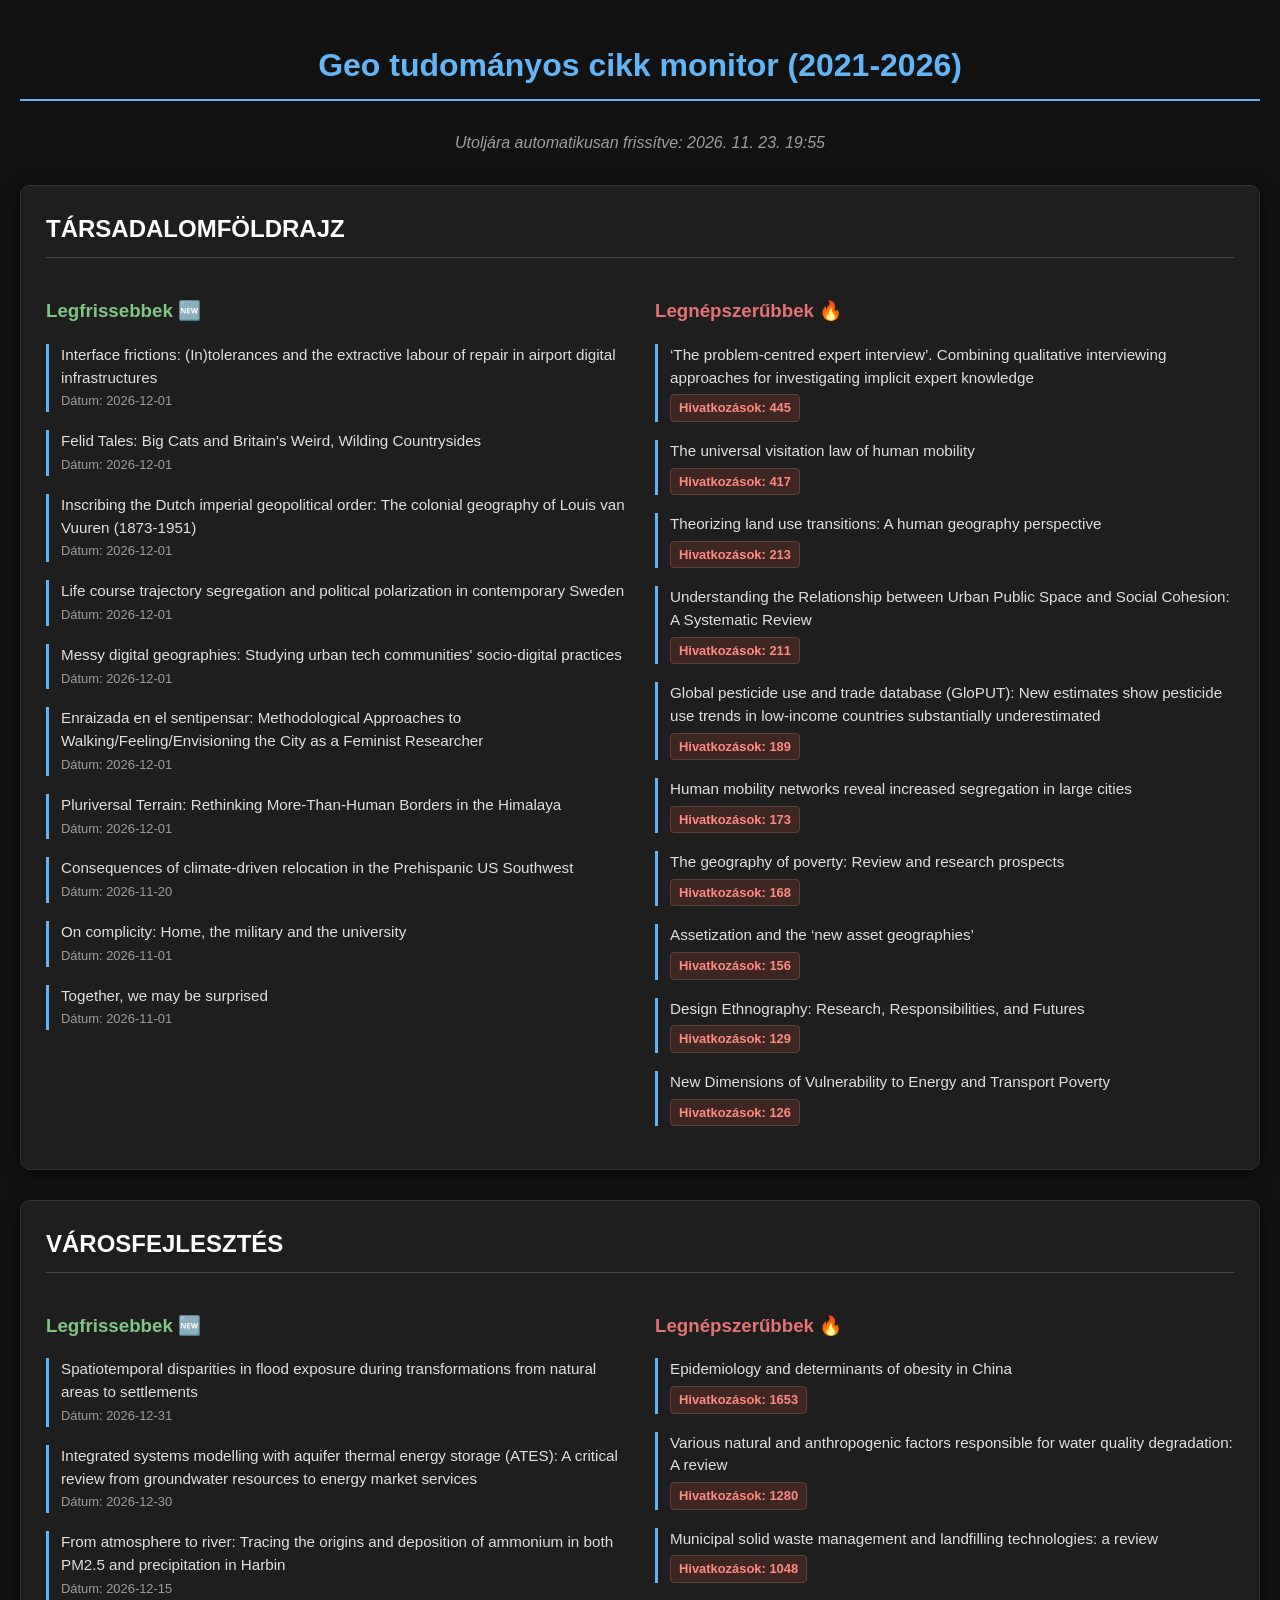
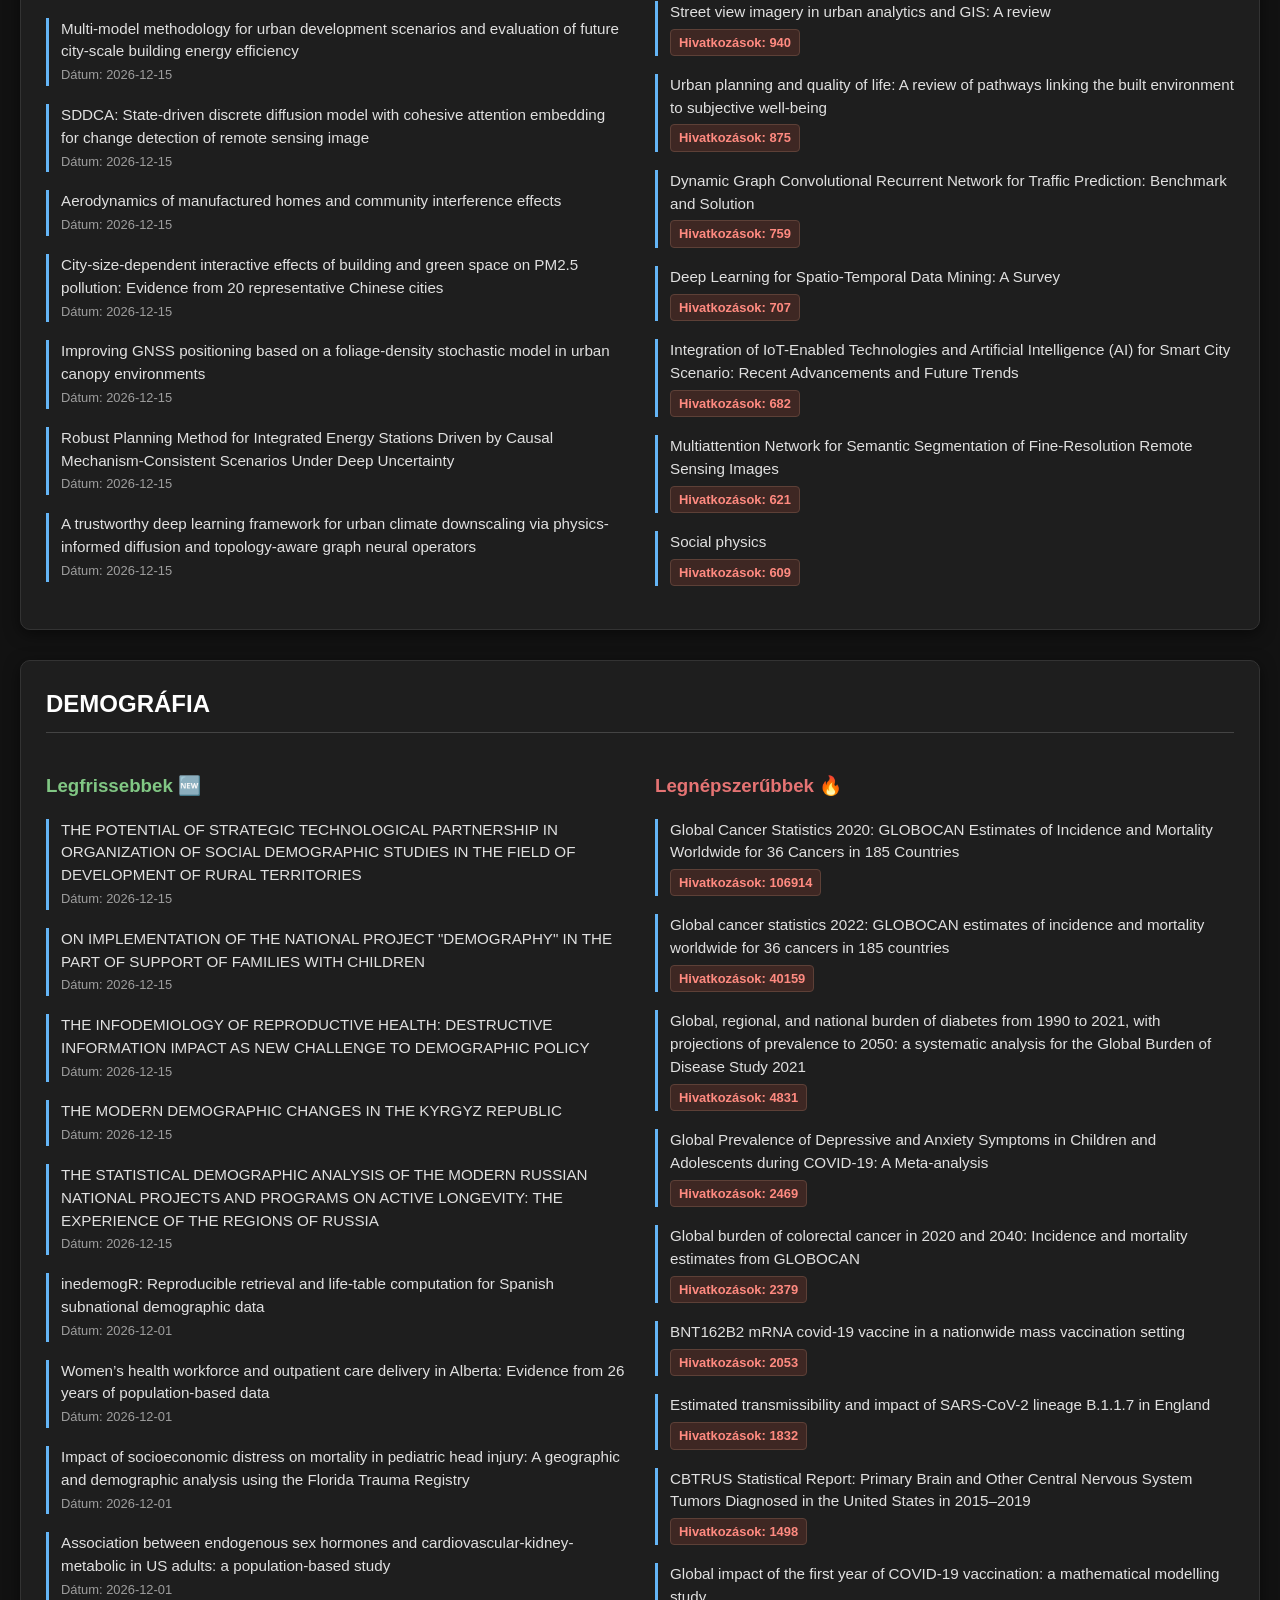
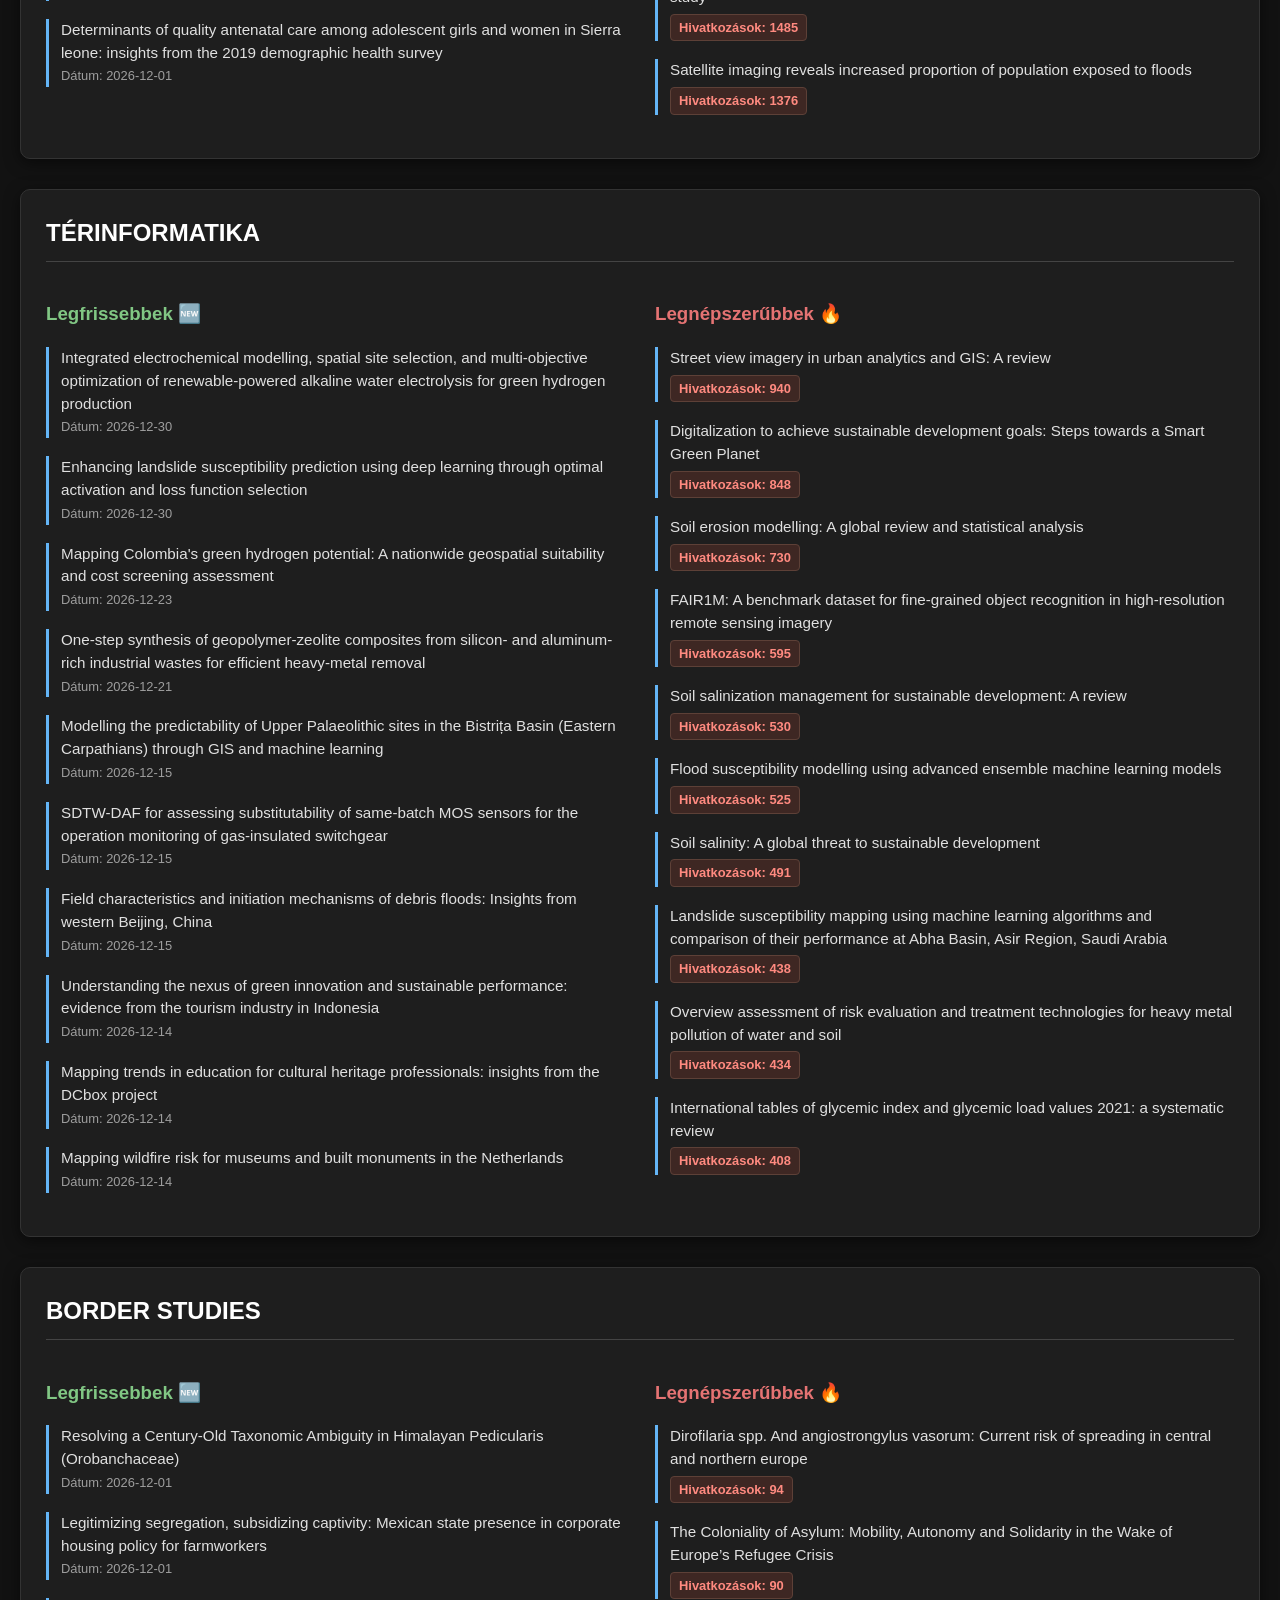
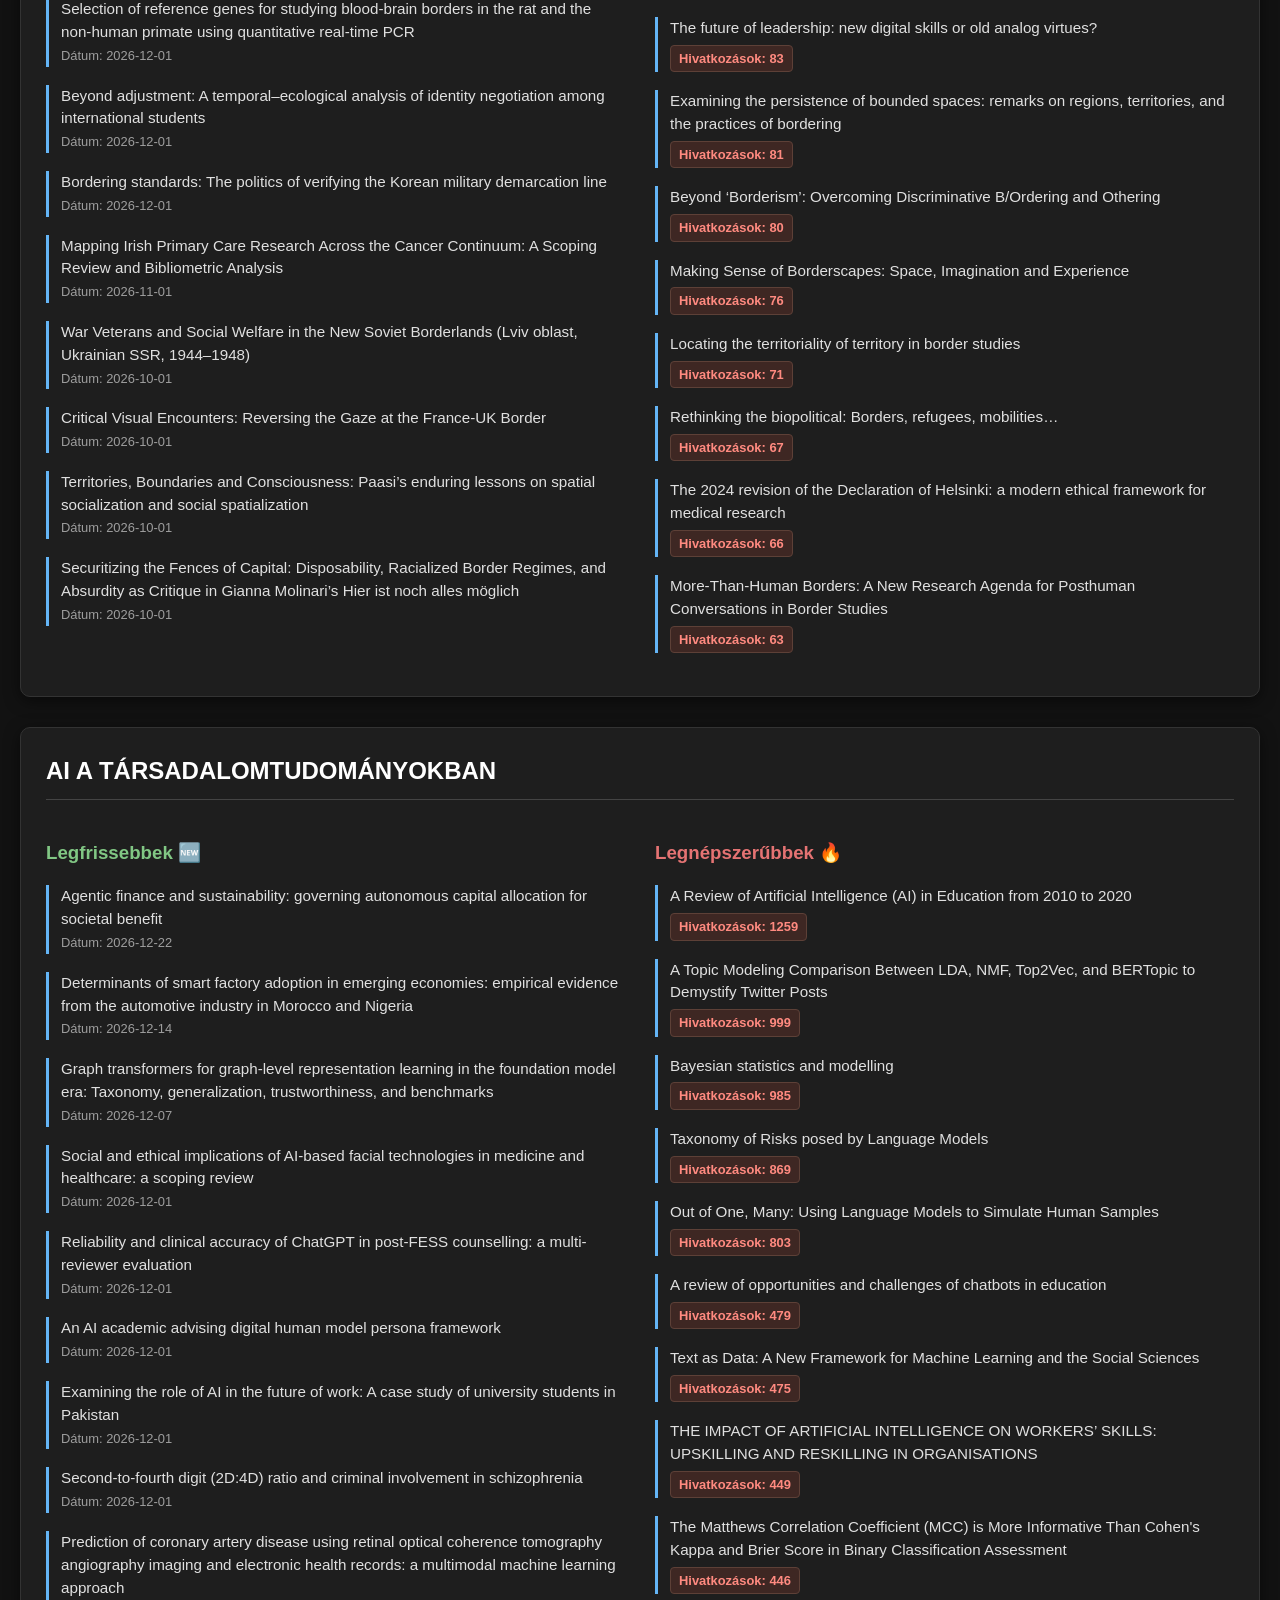
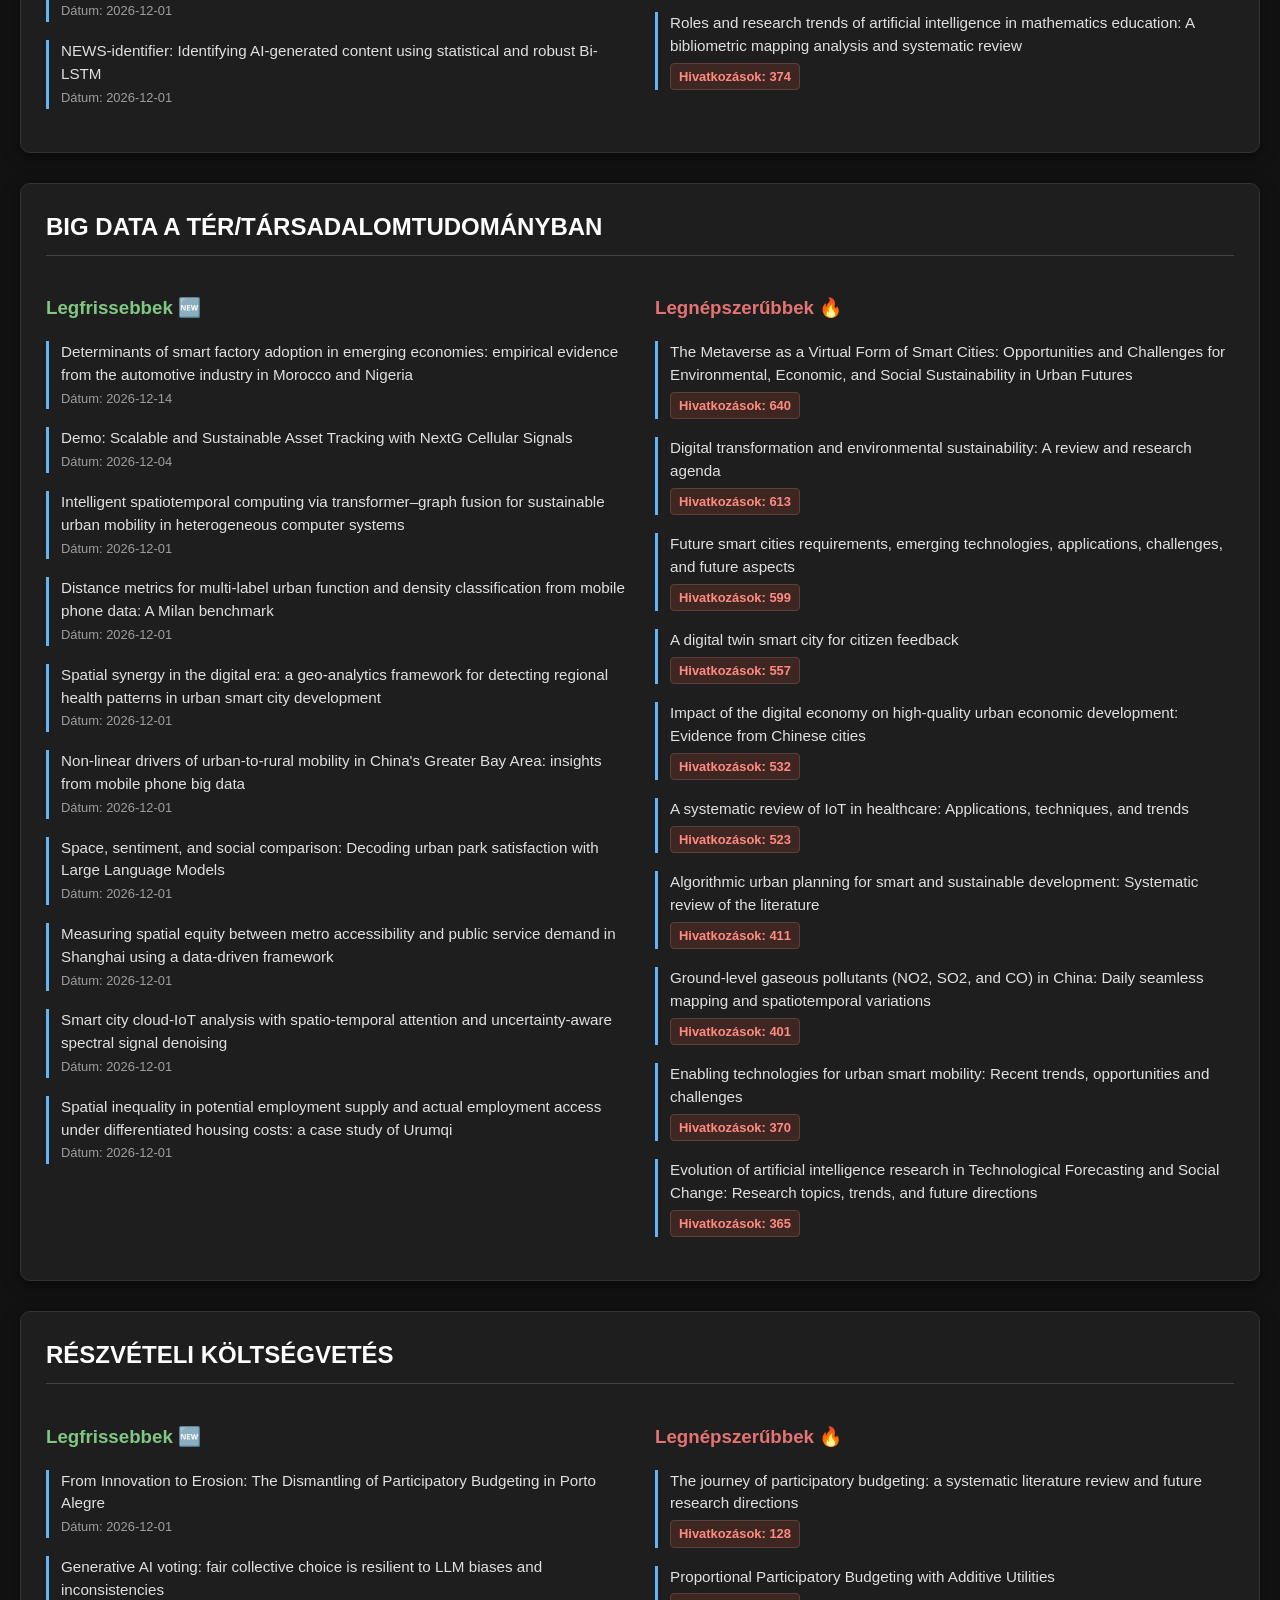
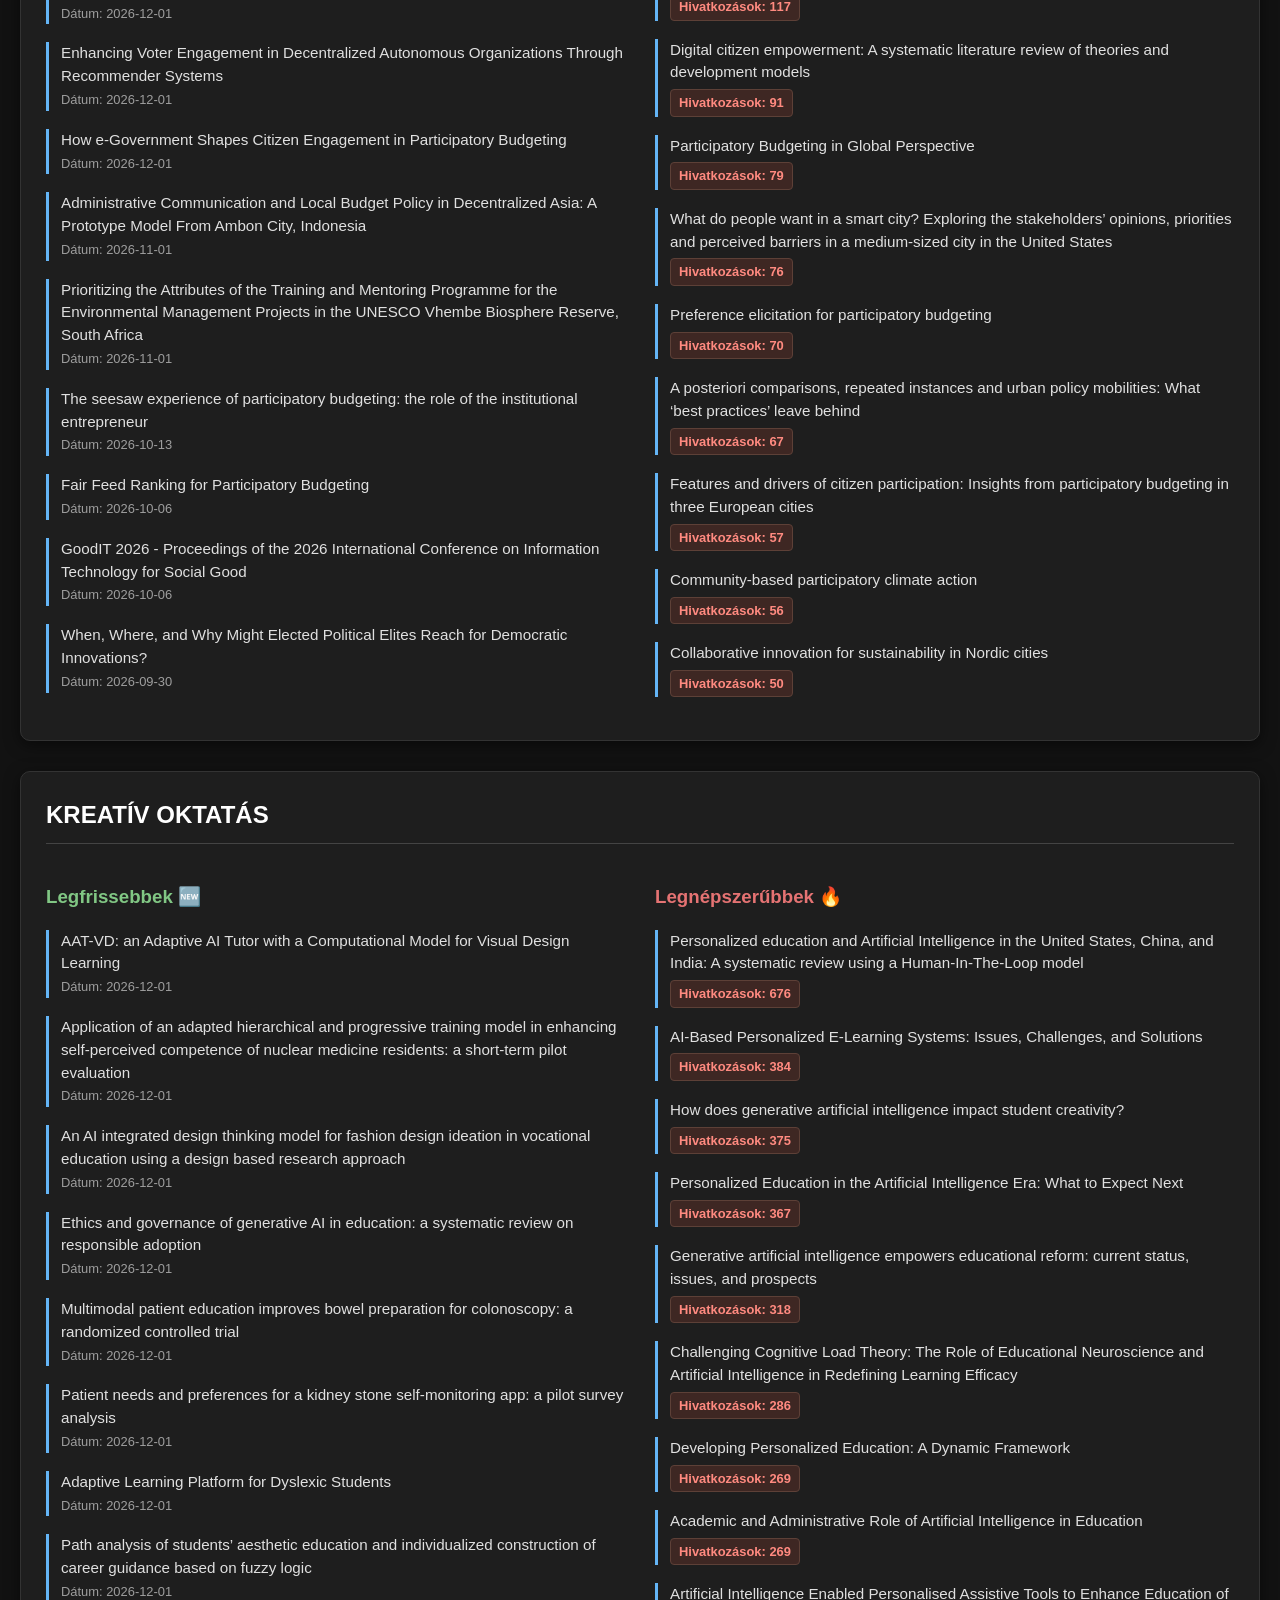
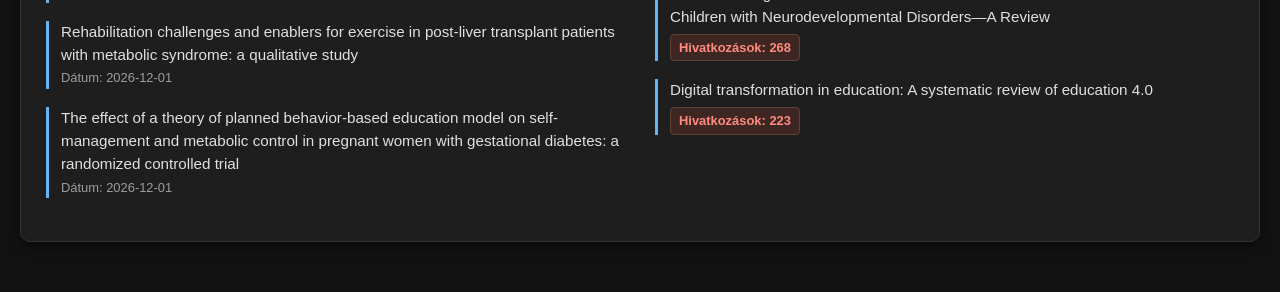
<file: index.html>
<!DOCTYPE html>
<html lang="hu">
<head>
    <meta charset="UTF-8">
    <meta name="viewport" content="width=device-width, initial-scale=1.0">
    <title>Geo cikk monitor</title>
    <style>
        /* Sötét téma alapok */
        body { font-family: 'Segoe UI', Tahoma, Geneva, Verdana, sans-serif; background: #121212; color: #e0e0e0; padding: 20px; margin: 0; line-height: 1.5; }
        .container { max-width: 1400px; margin: 0 auto; }
        
        /* Kártyák sötétben */
        .theme-section { background: #1e1e1e; margin-bottom: 30px; border-radius: 10px; padding: 25px; box-shadow: 0 4px 15px rgba(0,0,0,0.5); border: 1px solid #333; }
        
        /* Címsorok */
        h1 { color: #64b5f6; border-bottom: 2px solid #64b5f6; padding-bottom: 10px; text-align: center; margin-bottom: 30px; }
        h2 { color: #ffffff; border-bottom: 1px solid #444; padding-bottom: 10px; margin-top: 0; font-size: 1.5em; }
        .title-latest { color: #81c784; } /* Pasztell zöld */
        .title-popular { color: #e57373; } /* Pasztell piros */
        
        /* Rács és cikkek */
        .grid { display: grid; grid-template-columns: 1fr 1fr; gap: 30px; }
        @media (max-width: 900px) { .grid { grid-template-columns: 1fr; } } /* Mobilon egymás alá kerülnek */
        
        .article { font-size: 0.95em; border-left: 3px solid #64b5f6; padding-left: 12px; margin-bottom: 18px; }
        
        /* Linkek */
        .article a { color: #e0e0e0; text-decoration: none; font-weight: 500; transition: color 0.2s; }
        .article a:hover { text-decoration: underline; color: #90caf9; }
        
        /* Címkék */
        .citations { display: inline-block; background: #3e2723; color: #ff8a80; padding: 3px 8px; border-radius: 4px; font-weight: bold; margin-top: 5px; font-size: 0.85em; border: 1px solid #5d4037; }
        .date-info { color: #9e9e9e; font-size: 0.85em; }
        
        /* Lábjegyzet */
        .update-info { text-align: center; color: #9e9e9e; margin-bottom: 30px; font-style: italic; }
    </style>
</head>
<body>
    <div class="container">
        <h1>Geo tudományos cikk monitor (2021-2026)</h1>
        <div class="update-info">Utoljára automatikusan frissítve: 2026. 11. 23. 19:55</div>
        <div class='theme-section'><h2>TÁRSADALOMFÖLDRAJZ</h2><div class='grid'><div><h3 class='title-latest'>Legfrissebbek 🆕</h3><div class='article'><strong><a href='https://www.scopus.com/inward/record.uri?partnerID=HzOxMe3b&scp=105055154721&origin=inward' target='_blank'>Interface frictions: (In)tolerances and the extractive labour of repair in airport digital infrastructures</a></strong><br><span class='date-info'>Dátum: 2026-12-01</span></div><div class='article'><strong><a href='https://www.scopus.com/inward/record.uri?partnerID=HzOxMe3b&scp=105052637243&origin=inward' target='_blank'>Felid Tales: Big Cats and Britain's Weird, Wilding Countrysides</a></strong><br><span class='date-info'>Dátum: 2026-12-01</span></div><div class='article'><strong><a href='https://www.scopus.com/inward/record.uri?partnerID=HzOxMe3b&scp=105045352594&origin=inward' target='_blank'>Inscribing the Dutch imperial geopolitical order: The colonial geography of Louis van Vuuren (1873-1951)</a></strong><br><span class='date-info'>Dátum: 2026-12-01</span></div><div class='article'><strong><a href='https://www.scopus.com/inward/record.uri?partnerID=HzOxMe3b&scp=105046286803&origin=inward' target='_blank'>Life course trajectory segregation and political polarization in contemporary Sweden</a></strong><br><span class='date-info'>Dátum: 2026-12-01</span></div><div class='article'><strong><a href='https://www.scopus.com/inward/record.uri?partnerID=HzOxMe3b&scp=105046741313&origin=inward' target='_blank'>Messy digital geographies: Studying urban tech communities' socio-digital practices</a></strong><br><span class='date-info'>Dátum: 2026-12-01</span></div><div class='article'><strong><a href='https://www.scopus.com/inward/record.uri?partnerID=HzOxMe3b&scp=105056246365&origin=inward' target='_blank'>Enraizada en el sentipensar: Methodological Approaches to Walking/Feeling/Envisioning the City as a Feminist Researcher</a></strong><br><span class='date-info'>Dátum: 2026-12-01</span></div><div class='article'><strong><a href='https://www.scopus.com/inward/record.uri?partnerID=HzOxMe3b&scp=105055067824&origin=inward' target='_blank'>Pluriversal Terrain: Rethinking More-Than-Human Borders in the Himalaya</a></strong><br><span class='date-info'>Dátum: 2026-12-01</span></div><div class='article'><strong><a href='https://www.scopus.com/inward/record.uri?partnerID=HzOxMe3b&scp=105055833221&origin=inward' target='_blank'>Consequences of climate-driven relocation in the Prehispanic US Southwest</a></strong><br><span class='date-info'>Dátum: 2026-11-20</span></div><div class='article'><strong><a href='https://www.scopus.com/inward/record.uri?partnerID=HzOxMe3b&scp=105051626490&origin=inward' target='_blank'>On complicity: Home, the military and the university</a></strong><br><span class='date-info'>Dátum: 2026-11-01</span></div><div class='article'><strong><a href='https://www.scopus.com/inward/record.uri?partnerID=HzOxMe3b&scp=105053020661&origin=inward' target='_blank'>Together, we may be surprised</a></strong><br><span class='date-info'>Dátum: 2026-11-01</span></div></div><div><h3 class='title-popular'>Legnépszerűbbek 🔥</h3><div class='article'><strong><a href='https://www.scopus.com/inward/record.uri?partnerID=HzOxMe3b&scp=85085982019&origin=inward' target='_blank'>‘The problem-centred expert interview’. Combining qualitative interviewing approaches for investigating implicit expert knowledge</a></strong><br><span class='citations'>Hivatkozások: 445</span></div><div class='article'><strong><a href='https://www.scopus.com/inward/record.uri?partnerID=HzOxMe3b&scp=85106885893&origin=inward' target='_blank'>The universal visitation law of human mobility</a></strong><br><span class='citations'>Hivatkozások: 417</span></div><div class='article'><strong><a href='https://www.scopus.com/inward/record.uri?partnerID=HzOxMe3b&scp=85138509437&origin=inward' target='_blank'>Theorizing land use transitions: A human geography perspective</a></strong><br><span class='citations'>Hivatkozások: 213</span></div><div class='article'><strong><a href='https://www.scopus.com/inward/record.uri?partnerID=HzOxMe3b&scp=85187886536&origin=inward' target='_blank'>Understanding the Relationship between Urban Public Space and Social Cohesion: A Systematic Review</a></strong><br><span class='citations'>Hivatkozások: 211</span></div><div class='article'><strong><a href='https://www.scopus.com/inward/record.uri?partnerID=HzOxMe3b&scp=85160095980&origin=inward' target='_blank'>Global pesticide use and trade database (GloPUT): New estimates show pesticide use trends in low-income countries substantially underestimated</a></strong><br><span class='citations'>Hivatkozások: 189</span></div><div class='article'><strong><a href='https://www.scopus.com/inward/record.uri?partnerID=HzOxMe3b&scp=85177798591&origin=inward' target='_blank'>Human mobility networks reveal increased segregation in large cities</a></strong><br><span class='citations'>Hivatkozások: 173</span></div><div class='article'><strong><a href='https://www.scopus.com/inward/record.uri?partnerID=HzOxMe3b&scp=85060854799&origin=inward' target='_blank'>The geography of poverty: Review and research prospects</a></strong><br><span class='citations'>Hivatkozások: 168</span></div><div class='article'><strong><a href='https://www.scopus.com/inward/record.uri?partnerID=HzOxMe3b&scp=85142371577&origin=inward' target='_blank'>Assetization and the ‘new asset geographies’</a></strong><br><span class='citations'>Hivatkozások: 156</span></div><div class='article'><strong><a href='https://www.scopus.com/inward/record.uri?partnerID=HzOxMe3b&scp=85140558640&origin=inward' target='_blank'>Design Ethnography: Research, Responsibilities, and Futures</a></strong><br><span class='citations'>Hivatkozások: 129</span></div><div class='article'><strong><a href='https://www.scopus.com/inward/record.uri?partnerID=HzOxMe3b&scp=85099243522&origin=inward' target='_blank'>New Dimensions of Vulnerability to Energy and Transport Poverty</a></strong><br><span class='citations'>Hivatkozások: 126</span></div></div></div></div><div class='theme-section'><h2>VÁROSFEJLESZTÉS</h2><div class='grid'><div><h3 class='title-latest'>Legfrissebbek 🆕</h3><div class='article'><strong><a href='https://www.scopus.com/inward/record.uri?partnerID=HzOxMe3b&scp=105052733308&origin=inward' target='_blank'>Spatiotemporal disparities in flood exposure during transformations from natural areas to settlements</a></strong><br><span class='date-info'>Dátum: 2026-12-31</span></div><div class='article'><strong><a href='https://www.scopus.com/inward/record.uri?partnerID=HzOxMe3b&scp=105050466448&origin=inward' target='_blank'>Integrated systems modelling with aquifer thermal energy storage (ATES): A critical review from groundwater resources to energy market services</a></strong><br><span class='date-info'>Dátum: 2026-12-30</span></div><div class='article'><strong><a href='https://www.scopus.com/inward/record.uri?partnerID=HzOxMe3b&scp=105053997305&origin=inward' target='_blank'>From atmosphere to river: Tracing the origins and deposition of ammonium in both PM2.5 and precipitation in Harbin</a></strong><br><span class='date-info'>Dátum: 2026-12-15</span></div><div class='article'><strong><a href='https://www.scopus.com/inward/record.uri?partnerID=HzOxMe3b&scp=105053789005&origin=inward' target='_blank'>Multi-model methodology for urban development scenarios and evaluation of future city-scale building energy efficiency</a></strong><br><span class='date-info'>Dátum: 2026-12-15</span></div><div class='article'><strong><a href='https://www.scopus.com/inward/record.uri?partnerID=HzOxMe3b&scp=105041433111&origin=inward' target='_blank'>SDDCA: State-driven discrete diffusion model with cohesive attention embedding for change detection of remote sensing image</a></strong><br><span class='date-info'>Dátum: 2026-12-15</span></div><div class='article'><strong><a href='https://www.scopus.com/inward/record.uri?partnerID=HzOxMe3b&scp=105055504498&origin=inward' target='_blank'>Aerodynamics of manufactured homes and community interference effects</a></strong><br><span class='date-info'>Dátum: 2026-12-15</span></div><div class='article'><strong><a href='https://www.scopus.com/inward/record.uri?partnerID=HzOxMe3b&scp=105053661994&origin=inward' target='_blank'>City-size-dependent interactive effects of building and green space on PM2.5 pollution: Evidence from 20 representative Chinese cities</a></strong><br><span class='date-info'>Dátum: 2026-12-15</span></div><div class='article'><strong><a href='https://www.scopus.com/inward/record.uri?partnerID=HzOxMe3b&scp=105054541546&origin=inward' target='_blank'>Improving GNSS positioning based on a foliage-density stochastic model in urban canopy environments</a></strong><br><span class='date-info'>Dátum: 2026-12-15</span></div><div class='article'><strong><a href='https://www.scopus.com/inward/record.uri?partnerID=HzOxMe3b&scp=105055902122&origin=inward' target='_blank'>Robust Planning Method for Integrated Energy Stations Driven by Causal Mechanism-Consistent Scenarios Under Deep Uncertainty</a></strong><br><span class='date-info'>Dátum: 2026-12-15</span></div><div class='article'><strong><a href='https://www.scopus.com/inward/record.uri?partnerID=HzOxMe3b&scp=105042264511&origin=inward' target='_blank'>A trustworthy deep learning framework for urban climate downscaling via physics-informed diffusion and topology-aware graph neural operators</a></strong><br><span class='date-info'>Dátum: 2026-12-15</span></div></div><div><h3 class='title-popular'>Legnépszerűbbek 🔥</h3><div class='article'><strong><a href='https://www.scopus.com/inward/record.uri?partnerID=HzOxMe3b&scp=85106244298&origin=inward' target='_blank'>Epidemiology and determinants of obesity in China</a></strong><br><span class='citations'>Hivatkozások: 1653</span></div><div class='article'><strong><a href='https://www.scopus.com/inward/record.uri?partnerID=HzOxMe3b&scp=85115948371&origin=inward' target='_blank'>Various natural and anthropogenic factors responsible for water quality degradation: A review</a></strong><br><span class='citations'>Hivatkozások: 1280</span></div><div class='article'><strong><a href='https://www.scopus.com/inward/record.uri?partnerID=HzOxMe3b&scp=85091452044&origin=inward' target='_blank'>Municipal solid waste management and landfilling technologies: a review</a></strong><br><span class='citations'>Hivatkozások: 1048</span></div><div class='article'><strong><a href='https://www.scopus.com/inward/record.uri?partnerID=HzOxMe3b&scp=85112380512&origin=inward' target='_blank'>Street view imagery in urban analytics and GIS: A review</a></strong><br><span class='citations'>Hivatkozások: 940</span></div><div class='article'><strong><a href='https://www.scopus.com/inward/record.uri?partnerID=HzOxMe3b&scp=85107157451&origin=inward' target='_blank'>Urban planning and quality of life: A review of pathways linking the built environment to subjective well-being</a></strong><br><span class='citations'>Hivatkozások: 875</span></div><div class='article'><strong><a href='https://www.scopus.com/inward/record.uri?partnerID=HzOxMe3b&scp=85149369270&origin=inward' target='_blank'>Dynamic Graph Convolutional Recurrent Network for Traffic Prediction: Benchmark and Solution</a></strong><br><span class='citations'>Hivatkozások: 759</span></div><div class='article'><strong><a href='https://www.scopus.com/inward/record.uri?partnerID=HzOxMe3b&scp=85134172353&origin=inward' target='_blank'>Deep Learning for Spatio-Temporal Data Mining: A Survey</a></strong><br><span class='citations'>Hivatkozások: 707</span></div><div class='article'><strong><a href='https://www.scopus.com/inward/record.uri?partnerID=HzOxMe3b&scp=85161585749&origin=inward' target='_blank'>Integration of IoT-Enabled Technologies and Artificial Intelligence (AI) for Smart City Scenario: Recent Advancements and Future Trends</a></strong><br><span class='citations'>Hivatkozások: 682</span></div><div class='article'><strong><a href='https://www.scopus.com/inward/record.uri?partnerID=HzOxMe3b&scp=85110895550&origin=inward' target='_blank'>Multiattention Network for Semantic Segmentation of Fine-Resolution Remote Sensing Images</a></strong><br><span class='citations'>Hivatkozások: 621</span></div><div class='article'><strong><a href='https://www.scopus.com/inward/record.uri?partnerID=HzOxMe3b&scp=85122688074&origin=inward' target='_blank'>Social physics</a></strong><br><span class='citations'>Hivatkozások: 609</span></div></div></div></div><div class='theme-section'><h2>DEMOGRÁFIA</h2><div class='grid'><div><h3 class='title-latest'>Legfrissebbek 🆕</h3><div class='article'><strong><a href='https://www.scopus.com/inward/record.uri?partnerID=HzOxMe3b&scp=105030899387&origin=inward' target='_blank'>THE POTENTIAL OF STRATEGIC TECHNOLOGICAL PARTNERSHIP IN ORGANIZATION OF SOCIAL DEMOGRAPHIC STUDIES IN THE FIELD OF DEVELOPMENT OF RURAL TERRITORIES</a></strong><br><span class='date-info'>Dátum: 2026-12-15</span></div><div class='article'><strong><a href='https://www.scopus.com/inward/record.uri?partnerID=HzOxMe3b&scp=105036795949&origin=inward' target='_blank'>ON IMPLEMENTATION OF THE NATIONAL PROJECT "DEMOGRAPHY" IN THE PART OF SUPPORT OF FAMILIES WITH CHILDREN</a></strong><br><span class='date-info'>Dátum: 2026-12-15</span></div><div class='article'><strong><a href='https://www.scopus.com/inward/record.uri?partnerID=HzOxMe3b&scp=105044983030&origin=inward' target='_blank'>THE INFODEMIOLOGY OF REPRODUCTIVE HEALTH: DESTRUCTIVE INFORMATION IMPACT AS NEW CHALLENGE TO DEMOGRAPHIC POLICY</a></strong><br><span class='date-info'>Dátum: 2026-12-15</span></div><div class='article'><strong><a href='https://www.scopus.com/inward/record.uri?partnerID=HzOxMe3b&scp=105044769655&origin=inward' target='_blank'>THE MODERN DEMOGRAPHIC CHANGES IN THE KYRGYZ REPUBLIC</a></strong><br><span class='date-info'>Dátum: 2026-12-15</span></div><div class='article'><strong><a href='https://www.scopus.com/inward/record.uri?partnerID=HzOxMe3b&scp=105036792580&origin=inward' target='_blank'>THE STATISTICAL DEMOGRAPHIC ANALYSIS OF THE MODERN RUSSIAN NATIONAL PROJECTS AND PROGRAMS ON ACTIVE LONGEVITY: THE EXPERIENCE OF THE REGIONS OF RUSSIA</a></strong><br><span class='date-info'>Dátum: 2026-12-15</span></div><div class='article'><strong><a href='https://www.scopus.com/inward/record.uri?partnerID=HzOxMe3b&scp=105055595526&origin=inward' target='_blank'>inedemogR: Reproducible retrieval and life-table computation for Spanish subnational demographic data</a></strong><br><span class='date-info'>Dátum: 2026-12-01</span></div><div class='article'><strong><a href='https://www.scopus.com/inward/record.uri?partnerID=HzOxMe3b&scp=105050463982&origin=inward' target='_blank'>Women’s health workforce and outpatient care delivery in Alberta: Evidence from 26 years of population-based data</a></strong><br><span class='date-info'>Dátum: 2026-12-01</span></div><div class='article'><strong><a href='https://www.scopus.com/inward/record.uri?partnerID=HzOxMe3b&scp=105052030118&origin=inward' target='_blank'>Impact of socioeconomic distress on mortality in pediatric head injury: A geographic and demographic analysis using the Florida Trauma Registry</a></strong><br><span class='date-info'>Dátum: 2026-12-01</span></div><div class='article'><strong><a href='https://www.scopus.com/inward/record.uri?partnerID=HzOxMe3b&scp=105046318799&origin=inward' target='_blank'>Association between endogenous sex hormones and cardiovascular-kidney-metabolic in US adults: a population-based study</a></strong><br><span class='date-info'>Dátum: 2026-12-01</span></div><div class='article'><strong><a href='https://www.scopus.com/inward/record.uri?partnerID=HzOxMe3b&scp=105027165810&origin=inward' target='_blank'>Determinants of quality antenatal care among adolescent girls and women in Sierra leone: insights from the 2019 demographic health survey</a></strong><br><span class='date-info'>Dátum: 2026-12-01</span></div></div><div><h3 class='title-popular'>Legnépszerűbbek 🔥</h3><div class='article'><strong><a href='https://www.scopus.com/inward/record.uri?partnerID=HzOxMe3b&scp=85100345654&origin=inward' target='_blank'>Global Cancer Statistics 2020: GLOBOCAN Estimates of Incidence and Mortality Worldwide for 36 Cancers in 185 Countries</a></strong><br><span class='citations'>Hivatkozások: 106914</span></div><div class='article'><strong><a href='https://www.scopus.com/inward/record.uri?partnerID=HzOxMe3b&scp=85189960282&origin=inward' target='_blank'>Global cancer statistics 2022: GLOBOCAN estimates of incidence and mortality worldwide for 36 cancers in 185 countries</a></strong><br><span class='citations'>Hivatkozások: 40159</span></div><div class='article'><strong><a href='https://www.scopus.com/inward/record.uri?partnerID=HzOxMe3b&scp=85164436395&origin=inward' target='_blank'>Global, regional, and national burden of diabetes from 1990 to 2021, with projections of prevalence to 2050: a systematic analysis for the Global Burden of Disease Study 2021</a></strong><br><span class='citations'>Hivatkozások: 4831</span></div><div class='article'><strong><a href='https://www.scopus.com/inward/record.uri?partnerID=HzOxMe3b&scp=85112251232&origin=inward' target='_blank'>Global Prevalence of Depressive and Anxiety Symptoms in Children and Adolescents during COVID-19: A Meta-analysis</a></strong><br><span class='citations'>Hivatkozások: 2469</span></div><div class='article'><strong><a href='https://www.scopus.com/inward/record.uri?partnerID=HzOxMe3b&scp=85145645772&origin=inward' target='_blank'>Global burden of colorectal cancer in 2020 and 2040: Incidence and mortality estimates from GLOBOCAN</a></strong><br><span class='citations'>Hivatkozások: 2379</span></div><div class='article'><strong><a href='https://www.scopus.com/inward/record.uri?partnerID=HzOxMe3b&scp=85103719376&origin=inward' target='_blank'>BNT162B2 mRNA covid-19 vaccine in a nationwide mass vaccination setting</a></strong><br><span class='citations'>Hivatkozások: 2053</span></div><div class='article'><strong><a href='https://www.scopus.com/inward/record.uri?partnerID=HzOxMe3b&scp=85103486726&origin=inward' target='_blank'>Estimated transmissibility and impact of SARS-CoV-2 lineage B.1.1.7 in England</a></strong><br><span class='citations'>Hivatkozások: 1832</span></div><div class='article'><strong><a href='https://www.scopus.com/inward/record.uri?partnerID=HzOxMe3b&scp=85139572491&origin=inward' target='_blank'>CBTRUS Statistical Report: Primary Brain and Other Central Nervous System Tumors Diagnosed in the United States in 2015–2019</a></strong><br><span class='citations'>Hivatkozások: 1498</span></div><div class='article'><strong><a href='https://www.scopus.com/inward/record.uri?partnerID=HzOxMe3b&scp=85136522560&origin=inward' target='_blank'>Global impact of the first year of COVID-19 vaccination: a mathematical modelling study</a></strong><br><span class='citations'>Hivatkozások: 1485</span></div><div class='article'><strong><a href='https://www.scopus.com/inward/record.uri?partnerID=HzOxMe3b&scp=85112019173&origin=inward' target='_blank'>Satellite imaging reveals increased proportion of population exposed to floods</a></strong><br><span class='citations'>Hivatkozások: 1376</span></div></div></div></div><div class='theme-section'><h2>TÉRINFORMATIKA</h2><div class='grid'><div><h3 class='title-latest'>Legfrissebbek 🆕</h3><div class='article'><strong><a href='https://www.scopus.com/inward/record.uri?partnerID=HzOxMe3b&scp=105050542379&origin=inward' target='_blank'>Integrated electrochemical modelling, spatial site selection, and multi-objective optimization of renewable-powered alkaline water electrolysis for green hydrogen production</a></strong><br><span class='date-info'>Dátum: 2026-12-30</span></div><div class='article'><strong><a href='https://www.scopus.com/inward/record.uri?partnerID=HzOxMe3b&scp=105054123896&origin=inward' target='_blank'>Enhancing landslide susceptibility prediction using deep learning through optimal activation and loss function selection</a></strong><br><span class='date-info'>Dátum: 2026-12-30</span></div><div class='article'><strong><a href='https://www.scopus.com/inward/record.uri?partnerID=HzOxMe3b&scp=105055273767&origin=inward' target='_blank'>Mapping Colombia's green hydrogen potential: A nationwide geospatial suitability and cost screening assessment</a></strong><br><span class='date-info'>Dátum: 2026-12-23</span></div><div class='article'><strong><a href='https://www.scopus.com/inward/record.uri?partnerID=HzOxMe3b&scp=105051361102&origin=inward' target='_blank'>One-step synthesis of geopolymer-zeolite composites from silicon- and aluminum-rich industrial wastes for efficient heavy-metal removal</a></strong><br><span class='date-info'>Dátum: 2026-12-21</span></div><div class='article'><strong><a href='https://www.scopus.com/inward/record.uri?partnerID=HzOxMe3b&scp=105051591299&origin=inward' target='_blank'>Modelling the predictability of Upper Palaeolithic sites in the Bistrița Basin (Eastern Carpathians) through GIS and machine learning</a></strong><br><span class='date-info'>Dátum: 2026-12-15</span></div><div class='article'><strong><a href='https://www.scopus.com/inward/record.uri?partnerID=HzOxMe3b&scp=105055879907&origin=inward' target='_blank'>SDTW-DAF for assessing substitutability of same-batch MOS sensors for the operation monitoring of gas-insulated switchgear</a></strong><br><span class='date-info'>Dátum: 2026-12-15</span></div><div class='article'><strong><a href='https://www.scopus.com/inward/record.uri?partnerID=HzOxMe3b&scp=105054516026&origin=inward' target='_blank'>Field characteristics and initiation mechanisms of debris floods: Insights from western Beijing, China</a></strong><br><span class='date-info'>Dátum: 2026-12-15</span></div><div class='article'><strong><a href='https://www.scopus.com/inward/record.uri?partnerID=HzOxMe3b&scp=105043337534&origin=inward' target='_blank'>Understanding the nexus of green innovation and sustainable performance: evidence from the tourism industry in Indonesia</a></strong><br><span class='date-info'>Dátum: 2026-12-14</span></div><div class='article'><strong><a href='https://www.scopus.com/inward/record.uri?partnerID=HzOxMe3b&scp=105041221529&origin=inward' target='_blank'>Mapping trends in education for cultural heritage professionals: insights from the DCbox project</a></strong><br><span class='date-info'>Dátum: 2026-12-14</span></div><div class='article'><strong><a href='https://www.scopus.com/inward/record.uri?partnerID=HzOxMe3b&scp=105055743475&origin=inward' target='_blank'>Mapping wildfire risk for museums and built monuments in the Netherlands</a></strong><br><span class='date-info'>Dátum: 2026-12-14</span></div></div><div><h3 class='title-popular'>Legnépszerűbbek 🔥</h3><div class='article'><strong><a href='https://www.scopus.com/inward/record.uri?partnerID=HzOxMe3b&scp=85112380512&origin=inward' target='_blank'>Street view imagery in urban analytics and GIS: A review</a></strong><br><span class='citations'>Hivatkozások: 940</span></div><div class='article'><strong><a href='https://www.scopus.com/inward/record.uri?partnerID=HzOxMe3b&scp=85108885719&origin=inward' target='_blank'>Digitalization to achieve sustainable development goals: Steps towards a Smart Green Planet</a></strong><br><span class='citations'>Hivatkozások: 848</span></div><div class='article'><strong><a href='https://www.scopus.com/inward/record.uri?partnerID=HzOxMe3b&scp=85102969281&origin=inward' target='_blank'>Soil erosion modelling: A global review and statistical analysis</a></strong><br><span class='citations'>Hivatkozások: 730</span></div><div class='article'><strong><a href='https://www.scopus.com/inward/record.uri?partnerID=HzOxMe3b&scp=85122221459&origin=inward' target='_blank'>FAIR1M: A benchmark dataset for fine-grained object recognition in high-resolution remote sensing imagery</a></strong><br><span class='citations'>Hivatkozások: 595</span></div><div class='article'><strong><a href='https://www.scopus.com/inward/record.uri?partnerID=HzOxMe3b&scp=85092156736&origin=inward' target='_blank'>Soil salinization management for sustainable development: A review</a></strong><br><span class='citations'>Hivatkozások: 530</span></div><div class='article'><strong><a href='https://www.scopus.com/inward/record.uri?partnerID=HzOxMe3b&scp=85099699170&origin=inward' target='_blank'>Flood susceptibility modelling using advanced ensemble machine learning models</a></strong><br><span class='citations'>Hivatkozások: 525</span></div><div class='article'><strong><a href='https://www.scopus.com/inward/record.uri?partnerID=HzOxMe3b&scp=85118256504&origin=inward' target='_blank'>Soil salinity: A global threat to sustainable development</a></strong><br><span class='citations'>Hivatkozások: 491</span></div><div class='article'><strong><a href='https://www.scopus.com/inward/record.uri?partnerID=HzOxMe3b&scp=85097408247&origin=inward' target='_blank'>Landslide susceptibility mapping using machine learning algorithms and comparison of their performance at Abha Basin, Asir Region, Saudi Arabia</a></strong><br><span class='citations'>Hivatkozások: 438</span></div><div class='article'><strong><a href='https://www.scopus.com/inward/record.uri?partnerID=HzOxMe3b&scp=85140304574&origin=inward' target='_blank'>Overview assessment of risk evaluation and treatment technologies for heavy metal pollution of water and soil</a></strong><br><span class='citations'>Hivatkozások: 434</span></div><div class='article'><strong><a href='https://www.scopus.com/inward/record.uri?partnerID=HzOxMe3b&scp=85121950351&origin=inward' target='_blank'>International tables of glycemic index and glycemic load values 2021: a systematic review</a></strong><br><span class='citations'>Hivatkozások: 408</span></div></div></div></div><div class='theme-section'><h2>BORDER STUDIES</h2><div class='grid'><div><h3 class='title-latest'>Legfrissebbek 🆕</h3><div class='article'><strong><a href='https://www.scopus.com/inward/record.uri?partnerID=HzOxMe3b&scp=105056500328&origin=inward' target='_blank'>Resolving a Century-Old Taxonomic Ambiguity in Himalayan Pedicularis (Orobanchaceae)</a></strong><br><span class='date-info'>Dátum: 2026-12-01</span></div><div class='article'><strong><a href='https://www.scopus.com/inward/record.uri?partnerID=HzOxMe3b&scp=105052520832&origin=inward' target='_blank'>Legitimizing segregation, subsidizing captivity: Mexican state presence in corporate housing policy for farmworkers</a></strong><br><span class='date-info'>Dátum: 2026-12-01</span></div><div class='article'><strong><a href='https://www.scopus.com/inward/record.uri?partnerID=HzOxMe3b&scp=105051148956&origin=inward' target='_blank'>Selection of reference genes for studying blood-brain borders in the rat and the non-human primate using quantitative real-time PCR</a></strong><br><span class='date-info'>Dátum: 2026-12-01</span></div><div class='article'><strong><a href='https://www.scopus.com/inward/record.uri?partnerID=HzOxMe3b&scp=105055787882&origin=inward' target='_blank'>Beyond adjustment: A temporal–ecological analysis of identity negotiation among international students</a></strong><br><span class='date-info'>Dátum: 2026-12-01</span></div><div class='article'><strong><a href='https://www.scopus.com/inward/record.uri?partnerID=HzOxMe3b&scp=105048777434&origin=inward' target='_blank'>Bordering standards: The politics of verifying the Korean military demarcation line</a></strong><br><span class='date-info'>Dátum: 2026-12-01</span></div><div class='article'><strong><a href='https://www.scopus.com/inward/record.uri?partnerID=HzOxMe3b&scp=105055873003&origin=inward' target='_blank'>Mapping Irish Primary Care Research Across the Cancer Continuum: A Scoping Review and Bibliometric Analysis</a></strong><br><span class='date-info'>Dátum: 2026-11-01</span></div><div class='article'><strong><a href='https://www.scopus.com/inward/record.uri?partnerID=HzOxMe3b&scp=105048117861&origin=inward' target='_blank'>War Veterans and Social Welfare in the New Soviet Borderlands (Lviv oblast, Ukrainian SSR, 1944–1948)</a></strong><br><span class='date-info'>Dátum: 2026-10-01</span></div><div class='article'><strong><a href='https://www.scopus.com/inward/record.uri?partnerID=HzOxMe3b&scp=105039962289&origin=inward' target='_blank'>Critical Visual Encounters: Reversing the Gaze at the France-UK Border</a></strong><br><span class='date-info'>Dátum: 2026-10-01</span></div><div class='article'><strong><a href='https://www.scopus.com/inward/record.uri?partnerID=HzOxMe3b&scp=105034210195&origin=inward' target='_blank'>Territories, Boundaries and Consciousness: Paasi’s enduring lessons on spatial socialization and social spatialization</a></strong><br><span class='date-info'>Dátum: 2026-10-01</span></div><div class='article'><strong><a href='https://www.scopus.com/inward/record.uri?partnerID=HzOxMe3b&scp=105055003641&origin=inward' target='_blank'>Securitizing the Fences of Capital: Disposability, Racialized Border Regimes, and Absurdity as Critique in Gianna Molinari’s Hier ist noch alles möglich</a></strong><br><span class='date-info'>Dátum: 2026-10-01</span></div></div><div><h3 class='title-popular'>Legnépszerűbbek 🔥</h3><div class='article'><strong><a href='https://www.scopus.com/inward/record.uri?partnerID=HzOxMe3b&scp=85116888534&origin=inward' target='_blank'>Dirofilaria spp. And angiostrongylus vasorum: Current risk of spreading in central and northern europe</a></strong><br><span class='citations'>Hivatkozások: 94</span></div><div class='article'><strong><a href='https://www.scopus.com/inward/record.uri?partnerID=HzOxMe3b&scp=105014310537&origin=inward' target='_blank'>The Coloniality of Asylum: Mobility, Autonomy and Solidarity in the Wake of Europe’s Refugee Crisis</a></strong><br><span class='citations'>Hivatkozások: 90</span></div><div class='article'><strong><a href='https://www.scopus.com/inward/record.uri?partnerID=HzOxMe3b&scp=85146257031&origin=inward' target='_blank'>The future of leadership: new digital skills or old analog virtues?</a></strong><br><span class='citations'>Hivatkozások: 83</span></div><div class='article'><strong><a href='https://www.scopus.com/inward/record.uri?partnerID=HzOxMe3b&scp=85122864260&origin=inward' target='_blank'>Examining the persistence of bounded spaces: remarks on regions, territories, and the practices of bordering</a></strong><br><span class='citations'>Hivatkozások: 81</span></div><div class='article'><strong><a href='https://www.scopus.com/inward/record.uri?partnerID=HzOxMe3b&scp=85100174279&origin=inward' target='_blank'>Beyond ‘Borderism’: Overcoming Discriminative B/Ordering and Othering</a></strong><br><span class='citations'>Hivatkozások: 80</span></div><div class='article'><strong><a href='https://www.scopus.com/inward/record.uri?partnerID=HzOxMe3b&scp=85074719314&origin=inward' target='_blank'>Making Sense of Borderscapes: Space, Imagination and Experience</a></strong><br><span class='citations'>Hivatkozások: 76</span></div><div class='article'><strong><a href='https://www.scopus.com/inward/record.uri?partnerID=HzOxMe3b&scp=85122610275&origin=inward' target='_blank'>Locating the territoriality of territory in border studies</a></strong><br><span class='citations'>Hivatkozások: 71</span></div><div class='article'><strong><a href='https://www.scopus.com/inward/record.uri?partnerID=HzOxMe3b&scp=85101247940&origin=inward' target='_blank'>Rethinking the biopolitical: Borders, refugees, mobilities…</a></strong><br><span class='citations'>Hivatkozások: 67</span></div><div class='article'><strong><a href='https://www.scopus.com/inward/record.uri?partnerID=HzOxMe3b&scp=105000924773&origin=inward' target='_blank'>The 2024 revision of the Declaration of Helsinki: a modern ethical framework for medical research</a></strong><br><span class='citations'>Hivatkozások: 66</span></div><div class='article'><strong><a href='https://www.scopus.com/inward/record.uri?partnerID=HzOxMe3b&scp=85147040491&origin=inward' target='_blank'>More-Than-Human Borders: A New Research Agenda for Posthuman Conversations in Border Studies</a></strong><br><span class='citations'>Hivatkozások: 63</span></div></div></div></div><div class='theme-section'><h2>AI A TÁRSADALOMTUDOMÁNYOKBAN</h2><div class='grid'><div><h3 class='title-latest'>Legfrissebbek 🆕</h3><div class='article'><strong><a href='https://www.scopus.com/inward/record.uri?partnerID=HzOxMe3b&scp=105056758006&origin=inward' target='_blank'>Agentic finance and sustainability: governing autonomous capital allocation for societal benefit</a></strong><br><span class='date-info'>Dátum: 2026-12-22</span></div><div class='article'><strong><a href='https://www.scopus.com/inward/record.uri?partnerID=HzOxMe3b&scp=105044223596&origin=inward' target='_blank'>Determinants of smart factory adoption in emerging economies: empirical evidence from the automotive industry in Morocco and Nigeria</a></strong><br><span class='date-info'>Dátum: 2026-12-14</span></div><div class='article'><strong><a href='https://www.scopus.com/inward/record.uri?partnerID=HzOxMe3b&scp=105049146615&origin=inward' target='_blank'>Graph transformers for graph-level representation learning in the foundation model era: Taxonomy, generalization, trustworthiness, and benchmarks</a></strong><br><span class='date-info'>Dátum: 2026-12-07</span></div><div class='article'><strong><a href='https://www.scopus.com/inward/record.uri?partnerID=HzOxMe3b&scp=105054358176&origin=inward' target='_blank'>Social and ethical implications of AI-based facial technologies in medicine and healthcare: a scoping review</a></strong><br><span class='date-info'>Dátum: 2026-12-01</span></div><div class='article'><strong><a href='https://www.scopus.com/inward/record.uri?partnerID=HzOxMe3b&scp=105044528745&origin=inward' target='_blank'>Reliability and clinical accuracy of ChatGPT in post-FESS counselling: a multi-reviewer evaluation</a></strong><br><span class='date-info'>Dátum: 2026-12-01</span></div><div class='article'><strong><a href='https://www.scopus.com/inward/record.uri?partnerID=HzOxMe3b&scp=105055949350&origin=inward' target='_blank'>An AI academic advising digital human model persona framework</a></strong><br><span class='date-info'>Dátum: 2026-12-01</span></div><div class='article'><strong><a href='https://www.scopus.com/inward/record.uri?partnerID=HzOxMe3b&scp=105056079221&origin=inward' target='_blank'>Examining the role of AI in the future of work: A case study of university students in Pakistan</a></strong><br><span class='date-info'>Dátum: 2026-12-01</span></div><div class='article'><strong><a href='https://www.scopus.com/inward/record.uri?partnerID=HzOxMe3b&scp=105039116817&origin=inward' target='_blank'>Second-to-fourth digit (2D:4D) ratio and criminal involvement in schizophrenia</a></strong><br><span class='date-info'>Dátum: 2026-12-01</span></div><div class='article'><strong><a href='https://www.scopus.com/inward/record.uri?partnerID=HzOxMe3b&scp=105035312884&origin=inward' target='_blank'>Prediction of coronary artery disease using retinal optical coherence tomography angiography imaging and electronic health records: a multimodal machine learning approach</a></strong><br><span class='date-info'>Dátum: 2026-12-01</span></div><div class='article'><strong><a href='https://www.scopus.com/inward/record.uri?partnerID=HzOxMe3b&scp=105047994924&origin=inward' target='_blank'>NEWS-identifier: Identifying AI-generated content using statistical and robust Bi-LSTM</a></strong><br><span class='date-info'>Dátum: 2026-12-01</span></div></div><div><h3 class='title-popular'>Legnépszerűbbek 🔥</h3><div class='article'><strong><a href='https://www.scopus.com/inward/record.uri?partnerID=HzOxMe3b&scp=85105401878&origin=inward' target='_blank'>A Review of Artificial Intelligence (AI) in Education from 2010 to 2020</a></strong><br><span class='citations'>Hivatkozások: 1259</span></div><div class='article'><strong><a href='https://www.scopus.com/inward/record.uri?partnerID=HzOxMe3b&scp=85130737405&origin=inward' target='_blank'>A Topic Modeling Comparison Between LDA, NMF, Top2Vec, and BERTopic to Demystify Twitter Posts</a></strong><br><span class='citations'>Hivatkozások: 999</span></div><div class='article'><strong><a href='https://www.scopus.com/inward/record.uri?partnerID=HzOxMe3b&scp=85130472409&origin=inward' target='_blank'>Bayesian statistics and modelling</a></strong><br><span class='citations'>Hivatkozások: 985</span></div><div class='article'><strong><a href='https://www.scopus.com/inward/record.uri?partnerID=HzOxMe3b&scp=85132975101&origin=inward' target='_blank'>Taxonomy of Risks posed by Language Models</a></strong><br><span class='citations'>Hivatkozások: 869</span></div><div class='article'><strong><a href='https://www.scopus.com/inward/record.uri?partnerID=HzOxMe3b&scp=85164503376&origin=inward' target='_blank'>Out of One, Many: Using Language Models to Simulate Human Samples</a></strong><br><span class='citations'>Hivatkozások: 803</span></div><div class='article'><strong><a href='https://www.scopus.com/inward/record.uri?partnerID=HzOxMe3b&scp=85110883804&origin=inward' target='_blank'>A review of opportunities and challenges of chatbots in education</a></strong><br><span class='citations'>Hivatkozások: 479</span></div><div class='article'><strong><a href='https://www.scopus.com/inward/record.uri?partnerID=HzOxMe3b&scp=85199661013&origin=inward' target='_blank'>Text as Data: A New Framework for Machine Learning and the Social Sciences</a></strong><br><span class='citations'>Hivatkozások: 475</span></div><div class='article'><strong><a href='https://www.scopus.com/inward/record.uri?partnerID=HzOxMe3b&scp=85150763509&origin=inward' target='_blank'>THE IMPACT OF ARTIFICIAL INTELLIGENCE ON WORKERS’ SKILLS: UPSKILLING AND RESKILLING IN ORGANISATIONS</a></strong><br><span class='citations'>Hivatkozások: 449</span></div><div class='article'><strong><a href='https://www.scopus.com/inward/record.uri?partnerID=HzOxMe3b&scp=85113242401&origin=inward' target='_blank'>The Matthews Correlation Coefficient (MCC) is More Informative Than Cohen's Kappa and Brier Score in Binary Classification Assessment</a></strong><br><span class='citations'>Hivatkozások: 446</span></div><div class='article'><strong><a href='https://www.scopus.com/inward/record.uri?partnerID=HzOxMe3b&scp=85102953186&origin=inward' target='_blank'>Roles and research trends of artificial intelligence in mathematics education: A bibliometric mapping analysis and systematic review</a></strong><br><span class='citations'>Hivatkozások: 374</span></div></div></div></div><div class='theme-section'><h2>BIG DATA A TÉR/TÁRSADALOMTUDOMÁNYBAN</h2><div class='grid'><div><h3 class='title-latest'>Legfrissebbek 🆕</h3><div class='article'><strong><a href='https://www.scopus.com/inward/record.uri?partnerID=HzOxMe3b&scp=105044223596&origin=inward' target='_blank'>Determinants of smart factory adoption in emerging economies: empirical evidence from the automotive industry in Morocco and Nigeria</a></strong><br><span class='date-info'>Dátum: 2026-12-14</span></div><div class='article'><strong><a href='https://www.scopus.com/inward/record.uri?partnerID=HzOxMe3b&scp=105055810677&origin=inward' target='_blank'>Demo: Scalable and Sustainable Asset Tracking with NextG Cellular Signals</a></strong><br><span class='date-info'>Dátum: 2026-12-04</span></div><div class='article'><strong><a href='https://www.scopus.com/inward/record.uri?partnerID=HzOxMe3b&scp=105041518121&origin=inward' target='_blank'>Intelligent spatiotemporal computing via transformer–graph fusion for sustainable urban mobility in heterogeneous computer systems</a></strong><br><span class='date-info'>Dátum: 2026-12-01</span></div><div class='article'><strong><a href='https://www.scopus.com/inward/record.uri?partnerID=HzOxMe3b&scp=105056079842&origin=inward' target='_blank'>Distance metrics for multi-label urban function and density classification from mobile phone data: A Milan benchmark</a></strong><br><span class='date-info'>Dátum: 2026-12-01</span></div><div class='article'><strong><a href='https://www.scopus.com/inward/record.uri?partnerID=HzOxMe3b&scp=105055269972&origin=inward' target='_blank'>Spatial synergy in the digital era: a geo-analytics framework for detecting regional health patterns in urban smart city development</a></strong><br><span class='date-info'>Dátum: 2026-12-01</span></div><div class='article'><strong><a href='https://www.scopus.com/inward/record.uri?partnerID=HzOxMe3b&scp=105051642027&origin=inward' target='_blank'>Non-linear drivers of urban-to-rural mobility in China's Greater Bay Area: insights from mobile phone big data</a></strong><br><span class='date-info'>Dátum: 2026-12-01</span></div><div class='article'><strong><a href='https://www.scopus.com/inward/record.uri?partnerID=HzOxMe3b&scp=105054834718&origin=inward' target='_blank'>Space, sentiment, and social comparison: Decoding urban park satisfaction with Large Language Models</a></strong><br><span class='date-info'>Dátum: 2026-12-01</span></div><div class='article'><strong><a href='https://www.scopus.com/inward/record.uri?partnerID=HzOxMe3b&scp=105033761650&origin=inward' target='_blank'>Measuring spatial equity between metro accessibility and public service demand in Shanghai using a data-driven framework</a></strong><br><span class='date-info'>Dátum: 2026-12-01</span></div><div class='article'><strong><a href='https://www.scopus.com/inward/record.uri?partnerID=HzOxMe3b&scp=105055176192&origin=inward' target='_blank'>Smart city cloud-IoT analysis with spatio-temporal attention and uncertainty-aware spectral signal denoising</a></strong><br><span class='date-info'>Dátum: 2026-12-01</span></div><div class='article'><strong><a href='https://www.scopus.com/inward/record.uri?partnerID=HzOxMe3b&scp=105040808828&origin=inward' target='_blank'>Spatial inequality in potential employment supply and actual employment access under differentiated housing costs: a case study of Urumqi</a></strong><br><span class='date-info'>Dátum: 2026-12-01</span></div></div><div><h3 class='title-popular'>Legnépszerűbbek 🔥</h3><div class='article'><strong><a href='https://www.scopus.com/inward/record.uri?partnerID=HzOxMe3b&scp=85137671595&origin=inward' target='_blank'>The Metaverse as a Virtual Form of Smart Cities: Opportunities and Challenges for Environmental, Economic, and Social Sustainability in Urban Futures</a></strong><br><span class='citations'>Hivatkozások: 640</span></div><div class='article'><strong><a href='https://www.scopus.com/inward/record.uri?partnerID=HzOxMe3b&scp=85100446451&origin=inward' target='_blank'>Digital transformation and environmental sustainability: A review and research agenda</a></strong><br><span class='citations'>Hivatkozások: 613</span></div><div class='article'><strong><a href='https://www.scopus.com/inward/record.uri?partnerID=HzOxMe3b&scp=85132844257&origin=inward' target='_blank'>Future smart cities requirements, emerging technologies, applications, challenges, and future aspects</a></strong><br><span class='citations'>Hivatkozások: 599</span></div><div class='article'><strong><a href='https://www.scopus.com/inward/record.uri?partnerID=HzOxMe3b&scp=85099006766&origin=inward' target='_blank'>A digital twin smart city for citizen feedback</a></strong><br><span class='citations'>Hivatkozások: 557</span></div><div class='article'><strong><a href='https://www.scopus.com/inward/record.uri?partnerID=HzOxMe3b&scp=85146471355&origin=inward' target='_blank'>Impact of the digital economy on high-quality urban economic development: Evidence from Chinese cities</a></strong><br><span class='citations'>Hivatkozások: 532</span></div><div class='article'><strong><a href='https://www.scopus.com/inward/record.uri?partnerID=HzOxMe3b&scp=85108998006&origin=inward' target='_blank'>A systematic review of IoT in healthcare: Applications, techniques, and trends</a></strong><br><span class='citations'>Hivatkozások: 523</span></div><div class='article'><strong><a href='https://www.scopus.com/inward/record.uri?partnerID=HzOxMe3b&scp=85151241434&origin=inward' target='_blank'>Algorithmic urban planning for smart and sustainable development: Systematic review of the literature</a></strong><br><span class='citations'>Hivatkozások: 411</span></div><div class='article'><strong><a href='https://www.scopus.com/inward/record.uri?partnerID=HzOxMe3b&scp=85147288561&origin=inward' target='_blank'>Ground-level gaseous pollutants (NO2, SO2, and CO) in China: Daily seamless mapping and spatiotemporal variations</a></strong><br><span class='citations'>Hivatkozások: 401</span></div><div class='article'><strong><a href='https://www.scopus.com/inward/record.uri?partnerID=HzOxMe3b&scp=85102574483&origin=inward' target='_blank'>Enabling technologies for urban smart mobility: Recent trends, opportunities and challenges</a></strong><br><span class='citations'>Hivatkozások: 370</span></div><div class='article'><strong><a href='https://www.scopus.com/inward/record.uri?partnerID=HzOxMe3b&scp=85152927047&origin=inward' target='_blank'>Evolution of artificial intelligence research in Technological Forecasting and Social Change: Research topics, trends, and future directions</a></strong><br><span class='citations'>Hivatkozások: 365</span></div></div></div></div><div class='theme-section'><h2>RÉSZVÉTELI KÖLTSÉGVETÉS</h2><div class='grid'><div><h3 class='title-latest'>Legfrissebbek 🆕</h3><div class='article'><strong><a href='https://www.scopus.com/inward/record.uri?partnerID=HzOxMe3b&scp=105044040783&origin=inward' target='_blank'>From Innovation to Erosion: The Dismantling of Participatory Budgeting in Porto Alegre</a></strong><br><span class='date-info'>Dátum: 2026-12-01</span></div><div class='article'><strong><a href='https://www.scopus.com/inward/record.uri?partnerID=HzOxMe3b&scp=105033821840&origin=inward' target='_blank'>Generative AI voting: fair collective choice is resilient to LLM biases and inconsistencies</a></strong><br><span class='date-info'>Dátum: 2026-12-01</span></div><div class='article'><strong><a href='https://www.scopus.com/inward/record.uri?partnerID=HzOxMe3b&scp=105047955197&origin=inward' target='_blank'>Enhancing Voter Engagement in Decentralized Autonomous Organizations Through Recommender Systems</a></strong><br><span class='date-info'>Dátum: 2026-12-01</span></div><div class='article'><strong><a href='https://www.scopus.com/inward/record.uri?partnerID=HzOxMe3b&scp=105055498996&origin=inward' target='_blank'>How e-Government Shapes Citizen Engagement in Participatory Budgeting</a></strong><br><span class='date-info'>Dátum: 2026-12-01</span></div><div class='article'><strong><a href='https://www.scopus.com/inward/record.uri?partnerID=HzOxMe3b&scp=105053807902&origin=inward' target='_blank'>Administrative Communication and Local Budget Policy in Decentralized Asia: A Prototype Model From Ambon City, Indonesia</a></strong><br><span class='date-info'>Dátum: 2026-11-01</span></div><div class='article'><strong><a href='https://www.scopus.com/inward/record.uri?partnerID=HzOxMe3b&scp=105056479740&origin=inward' target='_blank'>Prioritizing the Attributes of the Training and Mentoring Programme for the Environmental Management Projects in the UNESCO Vhembe Biosphere Reserve, South Africa</a></strong><br><span class='date-info'>Dátum: 2026-11-01</span></div><div class='article'><strong><a href='https://www.scopus.com/inward/record.uri?partnerID=HzOxMe3b&scp=105024440756&origin=inward' target='_blank'>The seesaw experience of participatory budgeting: the role of the institutional entrepreneur</a></strong><br><span class='date-info'>Dátum: 2026-10-13</span></div><div class='article'><strong><a href='https://www.scopus.com/inward/record.uri?partnerID=HzOxMe3b&scp=105055472128&origin=inward' target='_blank'>Fair Feed Ranking for Participatory Budgeting</a></strong><br><span class='date-info'>Dátum: 2026-10-06</span></div><div class='article'><strong><a href='https://www.scopus.com/inward/record.uri?partnerID=HzOxMe3b&scp=105055401497&origin=inward' target='_blank'>GoodIT 2026 - Proceedings of the 2026 International Conference on Information Technology for Social Good</a></strong><br><span class='date-info'>Dátum: 2026-10-06</span></div><div class='article'><strong><a href='https://www.scopus.com/inward/record.uri?partnerID=HzOxMe3b&scp=105053298818&origin=inward' target='_blank'>When, Where, and Why Might Elected Political Elites Reach for Democratic Innovations?</a></strong><br><span class='date-info'>Dátum: 2026-09-30</span></div></div><div><h3 class='title-popular'>Legnépszerűbbek 🔥</h3><div class='article'><strong><a href='https://www.scopus.com/inward/record.uri?partnerID=HzOxMe3b&scp=85125087121&origin=inward' target='_blank'>The journey of participatory budgeting: a systematic literature review and future research directions</a></strong><br><span class='citations'>Hivatkozások: 128</span></div><div class='article'><strong><a href='https://www.scopus.com/inward/record.uri?partnerID=HzOxMe3b&scp=85131888420&origin=inward' target='_blank'>Proportional Participatory Budgeting with Additive Utilities</a></strong><br><span class='citations'>Hivatkozások: 117</span></div><div class='article'><strong><a href='https://www.scopus.com/inward/record.uri?partnerID=HzOxMe3b&scp=85125999457&origin=inward' target='_blank'>Digital citizen empowerment: A systematic literature review of theories and development models</a></strong><br><span class='citations'>Hivatkozások: 91</span></div><div class='article'><strong><a href='https://www.scopus.com/inward/record.uri?partnerID=HzOxMe3b&scp=85116362030&origin=inward' target='_blank'>Participatory Budgeting in Global Perspective</a></strong><br><span class='citations'>Hivatkozások: 79</span></div><div class='article'><strong><a href='https://www.scopus.com/inward/record.uri?partnerID=HzOxMe3b&scp=85113164225&origin=inward' target='_blank'>What do people want in a smart city? Exploring the stakeholders’ opinions, priorities and perceived barriers in a medium-sized city in the United States</a></strong><br><span class='citations'>Hivatkozások: 76</span></div><div class='article'><strong><a href='https://www.scopus.com/inward/record.uri?partnerID=HzOxMe3b&scp=85106684421&origin=inward' target='_blank'>Preference elicitation for participatory budgeting</a></strong><br><span class='citations'>Hivatkozások: 70</span></div><div class='article'><strong><a href='https://www.scopus.com/inward/record.uri?partnerID=HzOxMe3b&scp=85114649631&origin=inward' target='_blank'>A posteriori comparisons, repeated instances and urban policy mobilities: What ‘best practices’ leave behind</a></strong><br><span class='citations'>Hivatkozások: 67</span></div><div class='article'><strong><a href='https://www.scopus.com/inward/record.uri?partnerID=HzOxMe3b&scp=85112203824&origin=inward' target='_blank'>Features and drivers of citizen participation: Insights from participatory budgeting in three European cities</a></strong><br><span class='citations'>Hivatkozások: 57</span></div><div class='article'><strong><a href='https://www.scopus.com/inward/record.uri?partnerID=HzOxMe3b&scp=85171138938&origin=inward' target='_blank'>Community-based participatory climate action</a></strong><br><span class='citations'>Hivatkozások: 56</span></div><div class='article'><strong><a href='https://www.scopus.com/inward/record.uri?partnerID=HzOxMe3b&scp=85118845029&origin=inward' target='_blank'>Collaborative innovation for sustainability in Nordic cities</a></strong><br><span class='citations'>Hivatkozások: 50</span></div></div></div></div><div class='theme-section'><h2>KREATÍV OKTATÁS</h2><div class='grid'><div><h3 class='title-latest'>Legfrissebbek 🆕</h3><div class='article'><strong><a href='https://www.scopus.com/inward/record.uri?partnerID=HzOxMe3b&scp=105055504151&origin=inward' target='_blank'>AAT-VD: an Adaptive AI Tutor with a Computational Model for Visual Design Learning</a></strong><br><span class='date-info'>Dátum: 2026-12-01</span></div><div class='article'><strong><a href='https://www.scopus.com/inward/record.uri?partnerID=HzOxMe3b&scp=105055352750&origin=inward' target='_blank'>Application of an adapted hierarchical and progressive training model in enhancing self-perceived competence of nuclear medicine residents: a short-term pilot evaluation</a></strong><br><span class='date-info'>Dátum: 2026-12-01</span></div><div class='article'><strong><a href='https://www.scopus.com/inward/record.uri?partnerID=HzOxMe3b&scp=105048101769&origin=inward' target='_blank'>An AI integrated design thinking model for fashion design ideation in vocational education using a design based research approach</a></strong><br><span class='date-info'>Dátum: 2026-12-01</span></div><div class='article'><strong><a href='https://www.scopus.com/inward/record.uri?partnerID=HzOxMe3b&scp=105027928764&origin=inward' target='_blank'>Ethics and governance of generative AI in education: a systematic review on responsible adoption</a></strong><br><span class='date-info'>Dátum: 2026-12-01</span></div><div class='article'><strong><a href='https://www.scopus.com/inward/record.uri?partnerID=HzOxMe3b&scp=105028422928&origin=inward' target='_blank'>Multimodal patient education improves bowel preparation for colonoscopy: a randomized controlled trial</a></strong><br><span class='date-info'>Dátum: 2026-12-01</span></div><div class='article'><strong><a href='https://www.scopus.com/inward/record.uri?partnerID=HzOxMe3b&scp=105029053251&origin=inward' target='_blank'>Patient needs and preferences for a kidney stone self-monitoring app: a pilot survey analysis</a></strong><br><span class='date-info'>Dátum: 2026-12-01</span></div><div class='article'><strong><a href='https://www.scopus.com/inward/record.uri?partnerID=HzOxMe3b&scp=105051794312&origin=inward' target='_blank'>Adaptive Learning Platform for Dyslexic Students</a></strong><br><span class='date-info'>Dátum: 2026-12-01</span></div><div class='article'><strong><a href='https://www.scopus.com/inward/record.uri?partnerID=HzOxMe3b&scp=105049174896&origin=inward' target='_blank'>Path analysis of students’ aesthetic education and individualized construction of career guidance based on fuzzy logic</a></strong><br><span class='date-info'>Dátum: 2026-12-01</span></div><div class='article'><strong><a href='https://www.scopus.com/inward/record.uri?partnerID=HzOxMe3b&scp=105035454784&origin=inward' target='_blank'>Rehabilitation challenges and enablers for exercise in post-liver transplant patients with metabolic syndrome: a qualitative study</a></strong><br><span class='date-info'>Dátum: 2026-12-01</span></div><div class='article'><strong><a href='https://www.scopus.com/inward/record.uri?partnerID=HzOxMe3b&scp=105046554275&origin=inward' target='_blank'>The effect of a theory of planned behavior-based education model on self-management and metabolic control in pregnant women with gestational diabetes: a randomized controlled trial</a></strong><br><span class='date-info'>Dátum: 2026-12-01</span></div></div><div><h3 class='title-popular'>Legnépszerűbbek 🔥</h3><div class='article'><strong><a href='https://www.scopus.com/inward/record.uri?partnerID=HzOxMe3b&scp=85129965168&origin=inward' target='_blank'>Personalized education and Artificial Intelligence in the United States, China, and India: A systematic review using a Human-In-The-Loop model</a></strong><br><span class='citations'>Hivatkozások: 676</span></div><div class='article'><strong><a href='https://www.scopus.com/inward/record.uri?partnerID=HzOxMe3b&scp=85135756047&origin=inward' target='_blank'>AI-Based Personalized E-Learning Systems: Issues, Challenges, and Solutions</a></strong><br><span class='citations'>Hivatkozások: 384</span></div><div class='article'><strong><a href='https://www.scopus.com/inward/record.uri?partnerID=HzOxMe3b&scp=85180292217&origin=inward' target='_blank'>How does generative artificial intelligence impact student creativity?</a></strong><br><span class='citations'>Hivatkozások: 375</span></div><div class='article'><strong><a href='https://www.scopus.com/inward/record.uri?partnerID=HzOxMe3b&scp=85105011637&origin=inward' target='_blank'>Personalized Education in the Artificial Intelligence Era: What to Expect Next</a></strong><br><span class='citations'>Hivatkozások: 367</span></div><div class='article'><strong><a href='https://www.scopus.com/inward/record.uri?partnerID=HzOxMe3b&scp=85162027719&origin=inward' target='_blank'>Generative artificial intelligence empowers educational reform: current status, issues, and prospects</a></strong><br><span class='citations'>Hivatkozások: 318</span></div><div class='article'><strong><a href='https://www.scopus.com/inward/record.uri?partnerID=HzOxMe3b&scp=85218687141&origin=inward' target='_blank'>Challenging Cognitive Load Theory: The Role of Educational Neuroscience and Artificial Intelligence in Redefining Learning Efficacy</a></strong><br><span class='citations'>Hivatkozások: 286</span></div><div class='article'><strong><a href='https://www.scopus.com/inward/record.uri?partnerID=HzOxMe3b&scp=85094682383&origin=inward' target='_blank'>Developing Personalized Education: A Dynamic Framework</a></strong><br><span class='citations'>Hivatkozások: 269</span></div><div class='article'><strong><a href='https://www.scopus.com/inward/record.uri?partnerID=HzOxMe3b&scp=85122998065&origin=inward' target='_blank'>Academic and Administrative Role of Artificial Intelligence in Education</a></strong><br><span class='citations'>Hivatkozások: 269</span></div><div class='article'><strong><a href='https://www.scopus.com/inward/record.uri?partnerID=HzOxMe3b&scp=85123007711&origin=inward' target='_blank'>Artificial Intelligence Enabled Personalised Assistive Tools to Enhance Education of Children with Neurodevelopmental Disorders—A Review</a></strong><br><span class='citations'>Hivatkozások: 268</span></div><div class='article'><strong><a href='https://www.scopus.com/inward/record.uri?partnerID=HzOxMe3b&scp=85163338355&origin=inward' target='_blank'>Digital transformation in education: A systematic review of education 4.0</a></strong><br><span class='citations'>Hivatkozások: 223</span></div></div></div></div>
    </div>
</body>
</html>
</file>
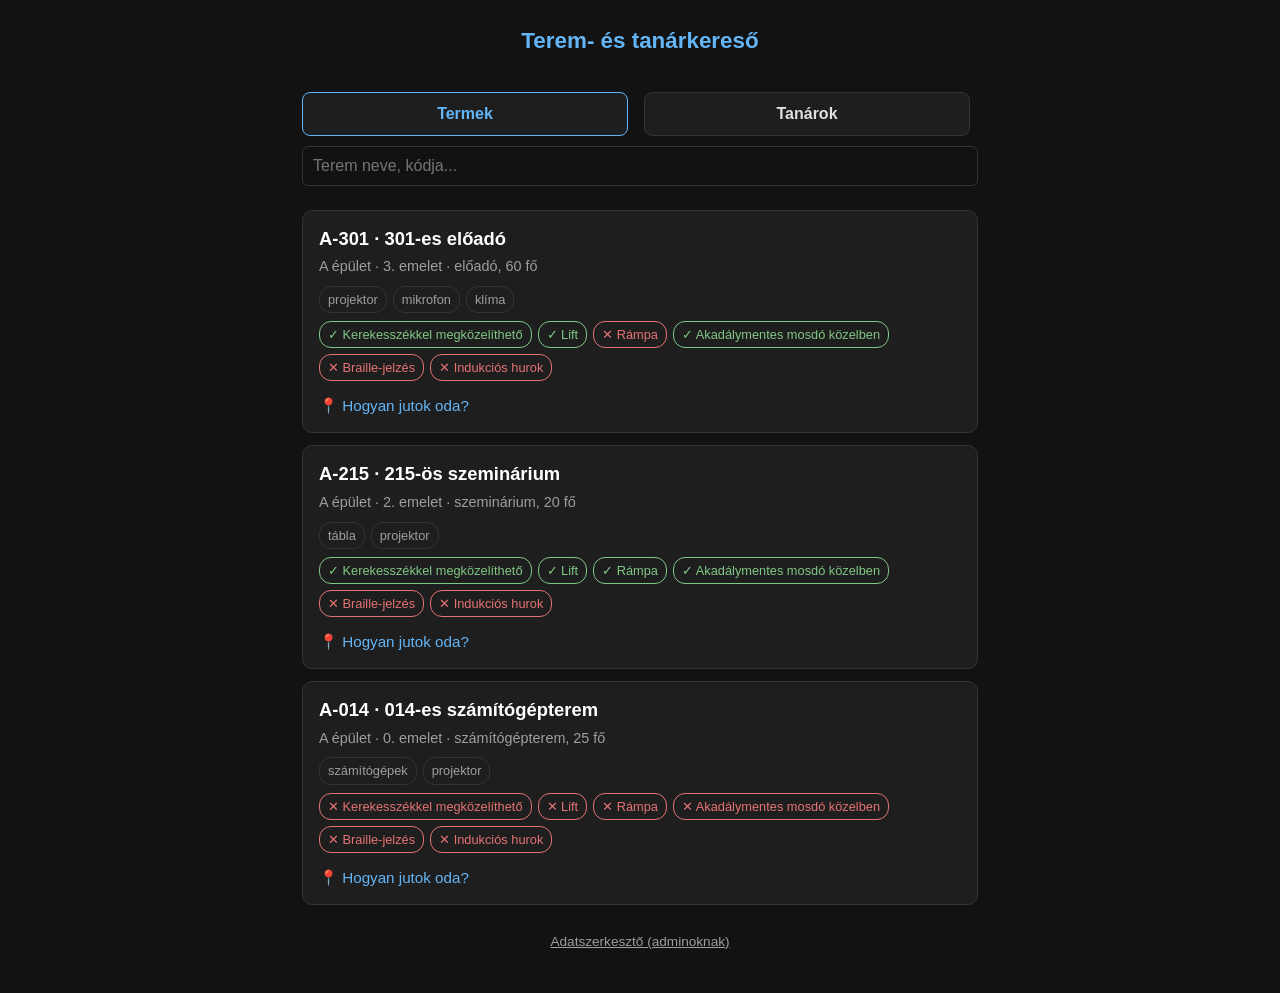
<file: kereso/index.html>
<!DOCTYPE html>
<html lang="hu">
<head>
  <meta charset="UTF-8">
  <meta name="viewport" content="width=device-width, initial-scale=1.0">
  <title>Terem- és tanárkereső</title>
  <link rel="stylesheet" href="style.css">
</head>
<body>
  <div class="container">
    <h1>Terem- és tanárkereső</h1>

    <div class="search-bar">
      <div class="tabs">
        <button id="tab-termek" class="tab-btn active" onclick="setTab('termek')">Termek</button>
        <button id="tab-tanarok" class="tab-btn" onclick="setTab('tanarok')">Tanárok</button>
      </div>
      <input id="search-input" class="search-input" type="text" placeholder="Terem neve, kódja..." autocomplete="off">
    </div>

    <div id="results" class="results"></div>

    <div class="footer-link"><a href="admin.html">Adatszerkesztő (adminoknak)</a></div>
  </div>

  <script src="app.js"></script>
</body>
</html>
</file>
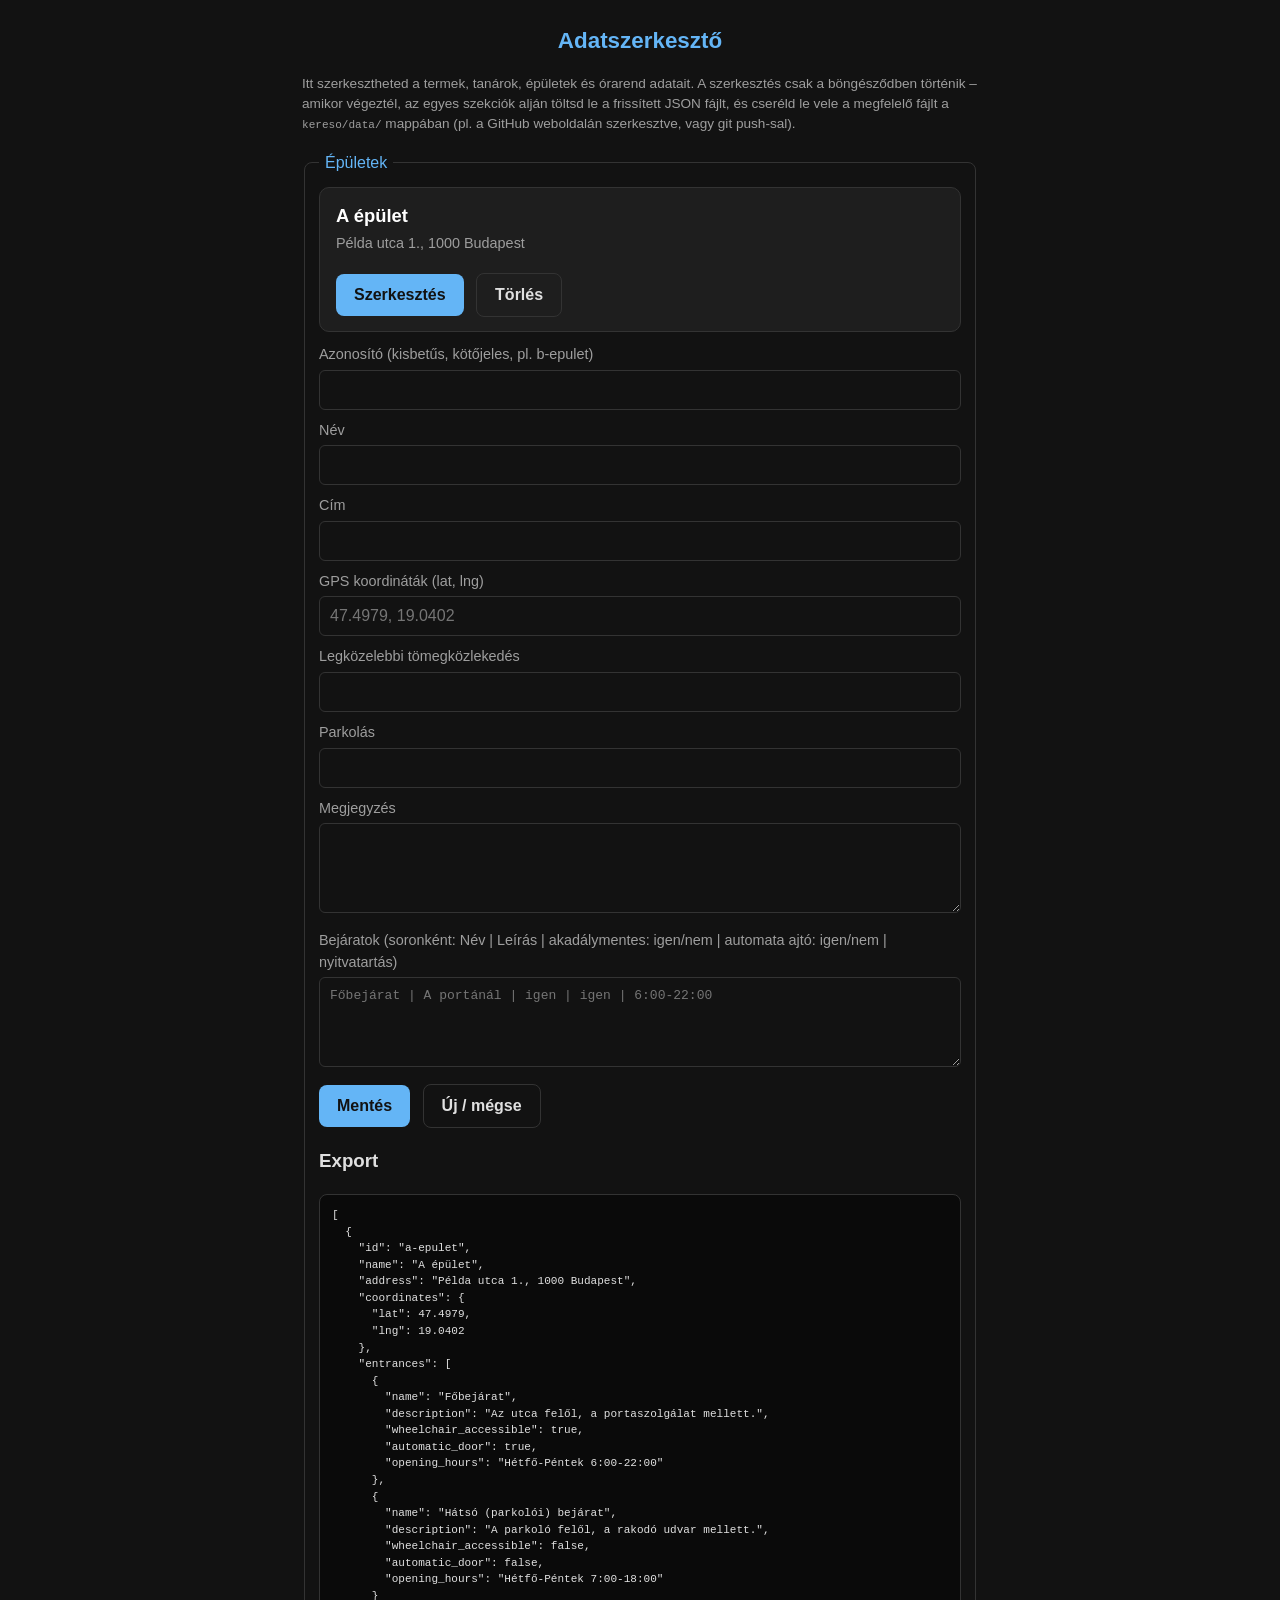
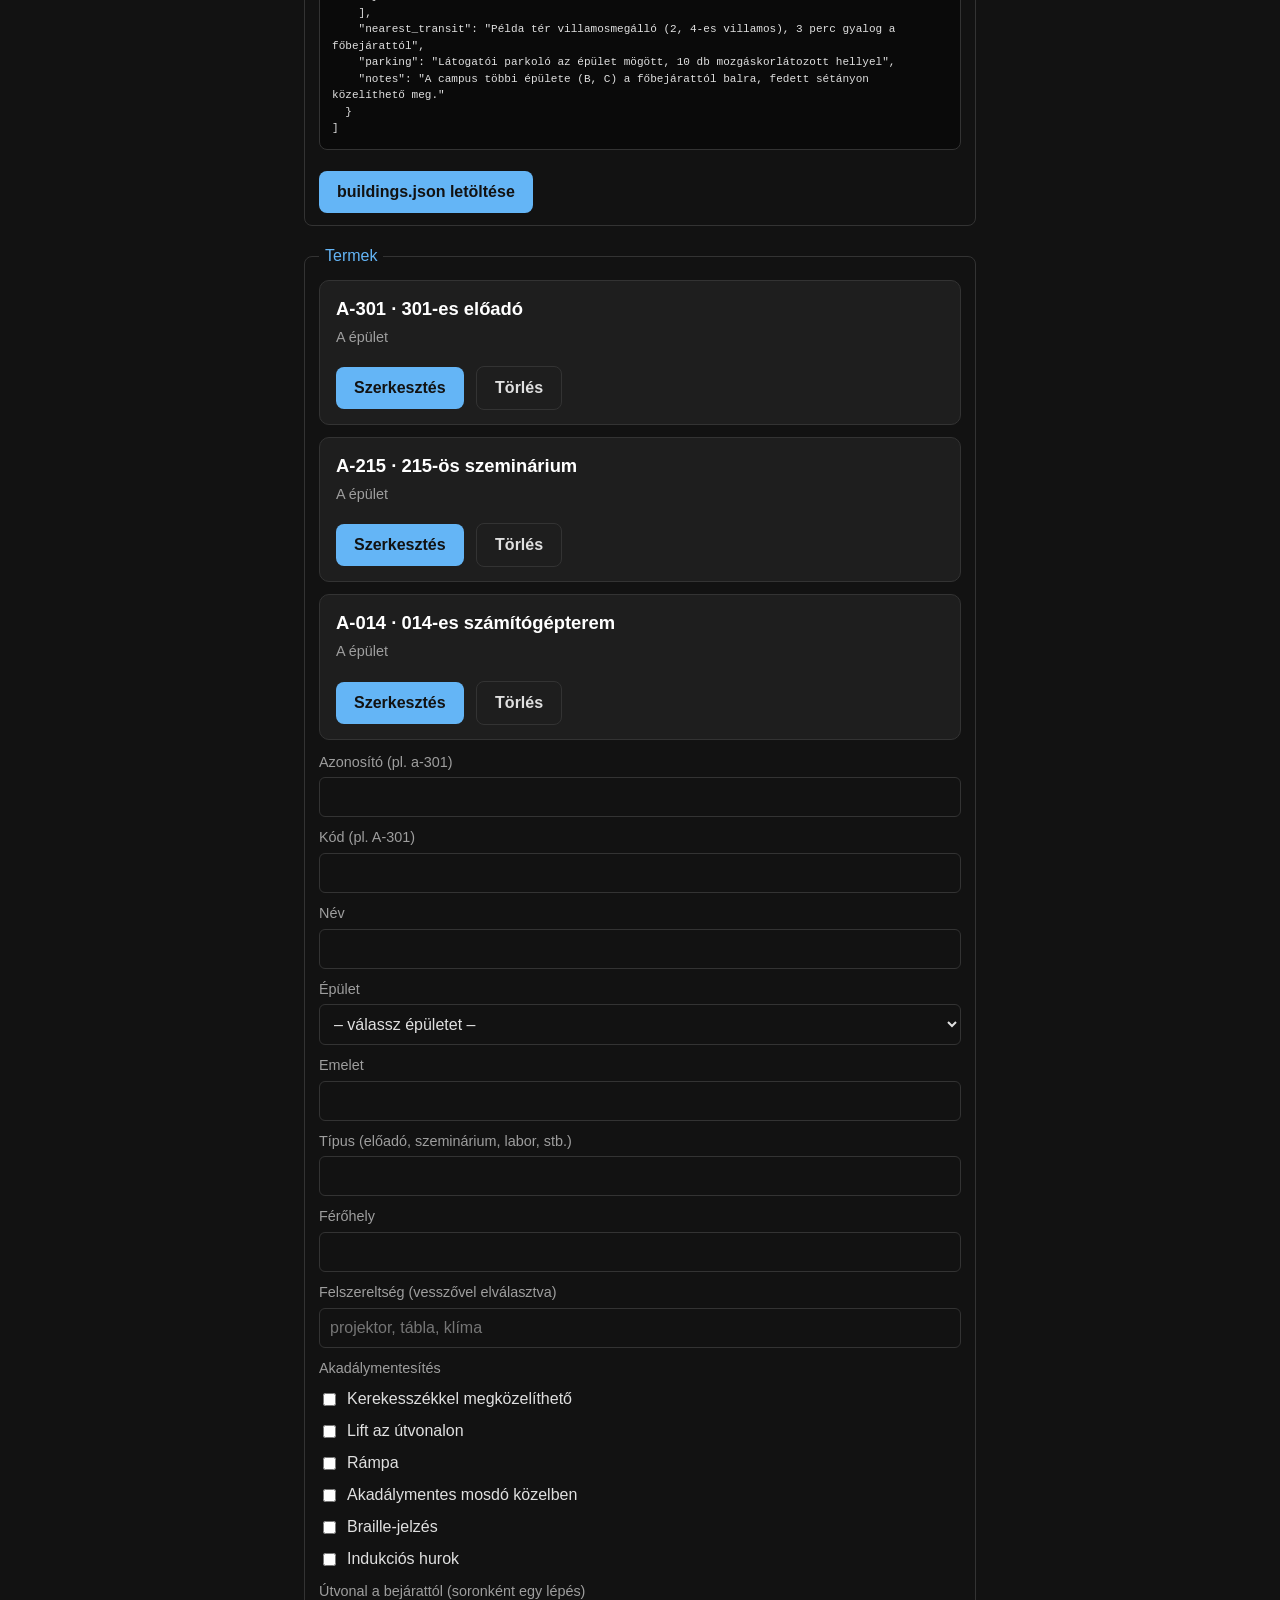
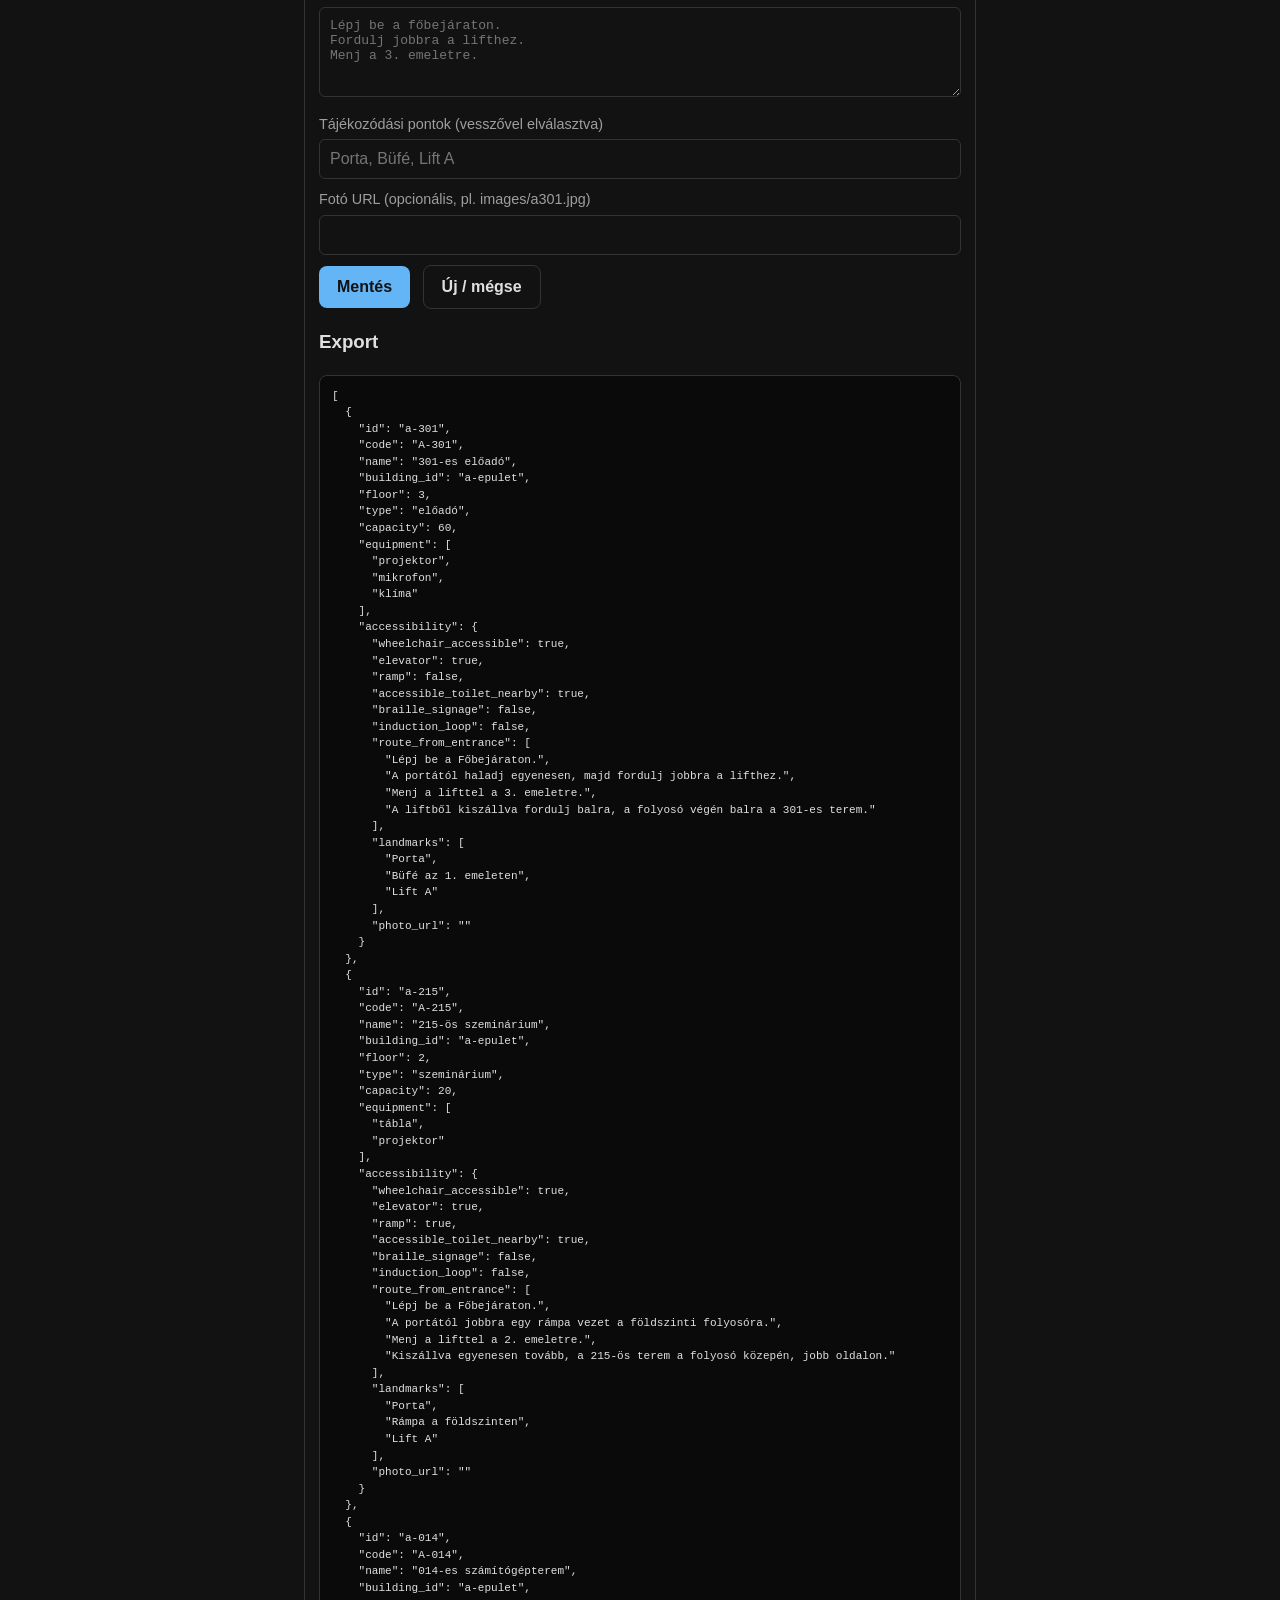
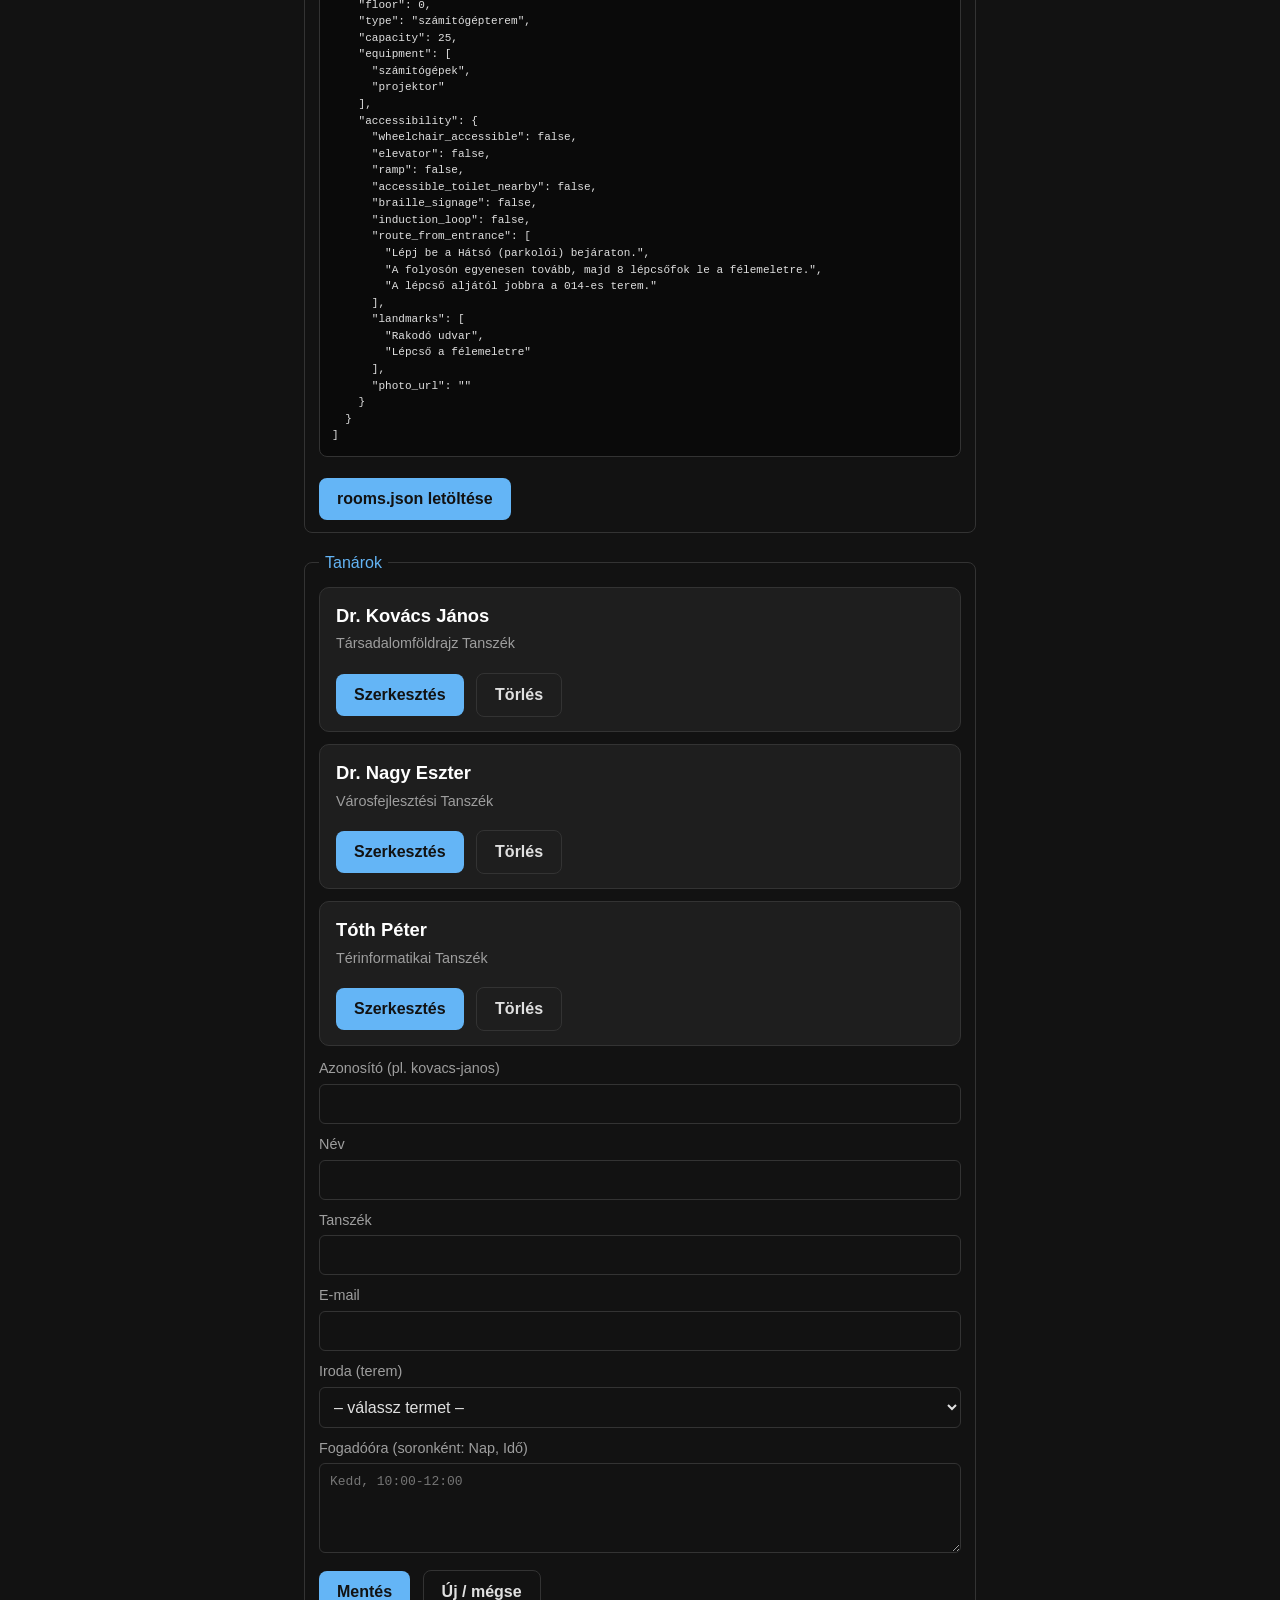
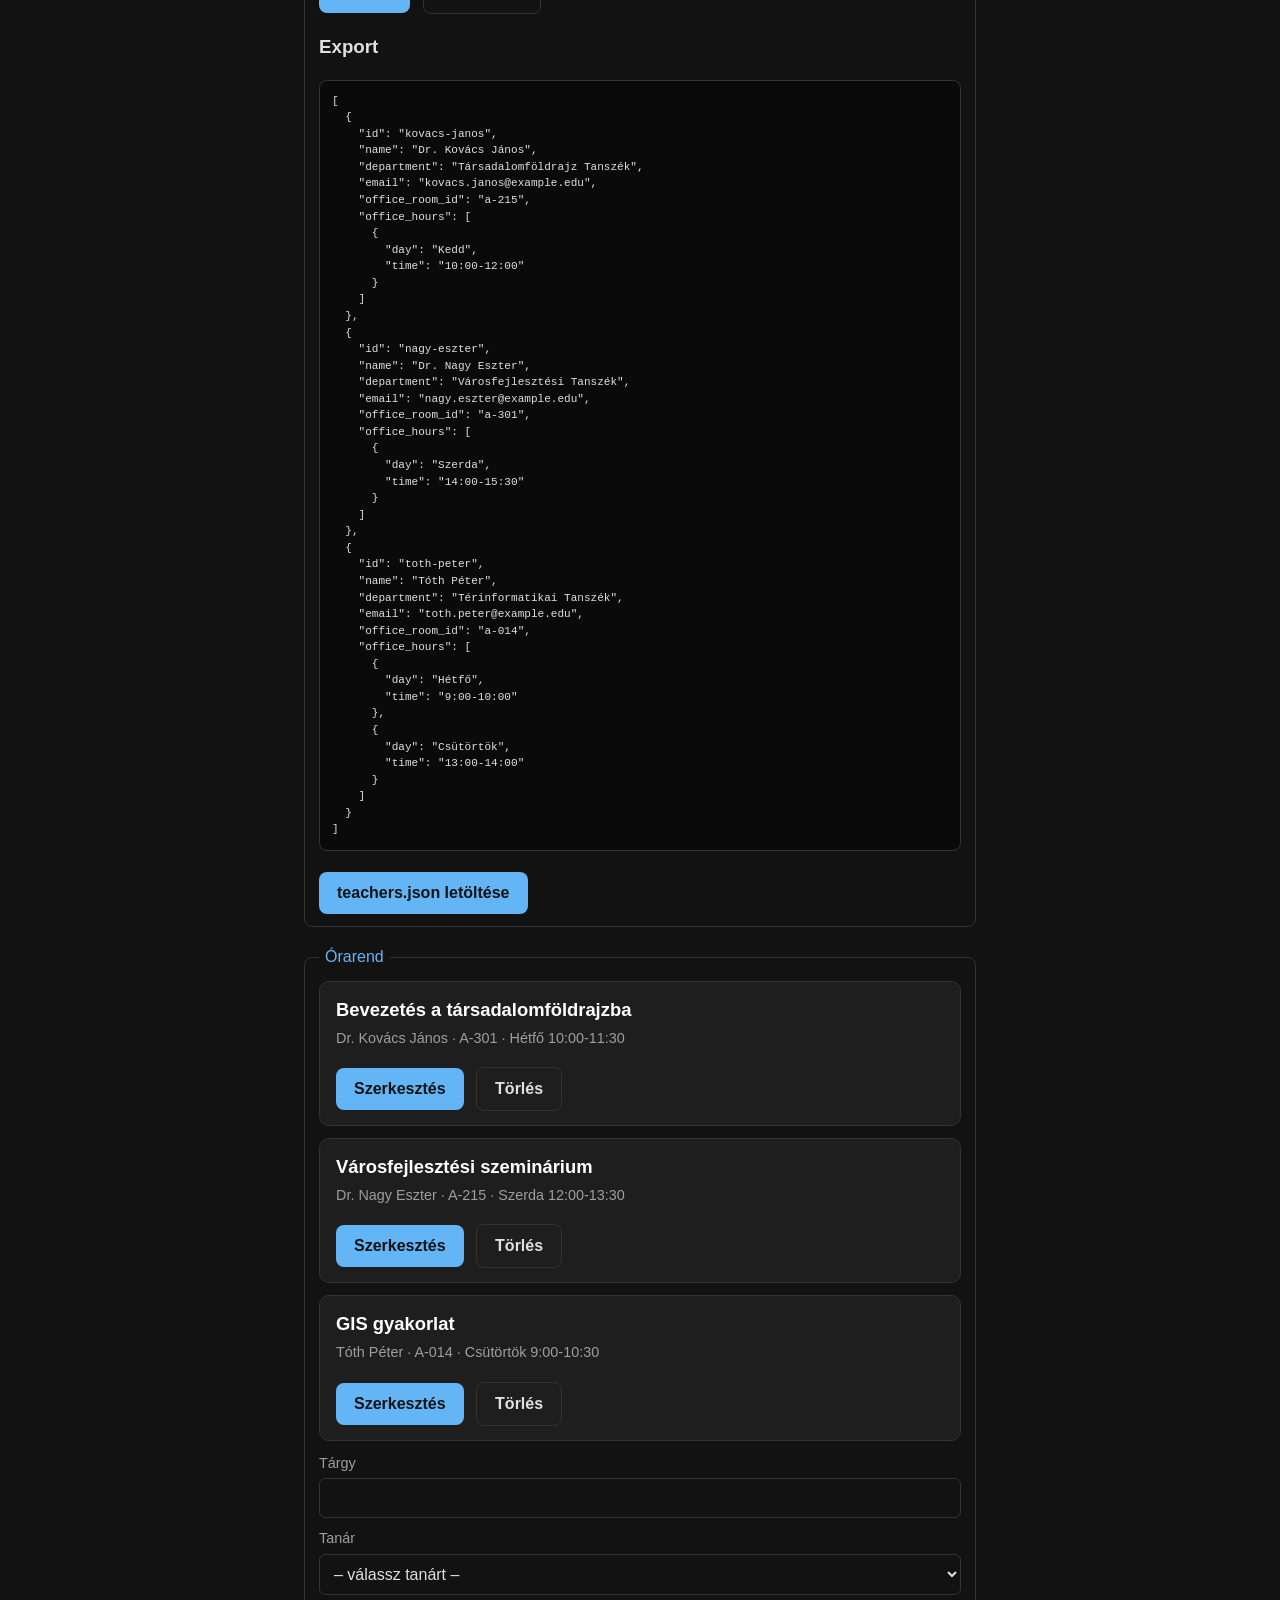
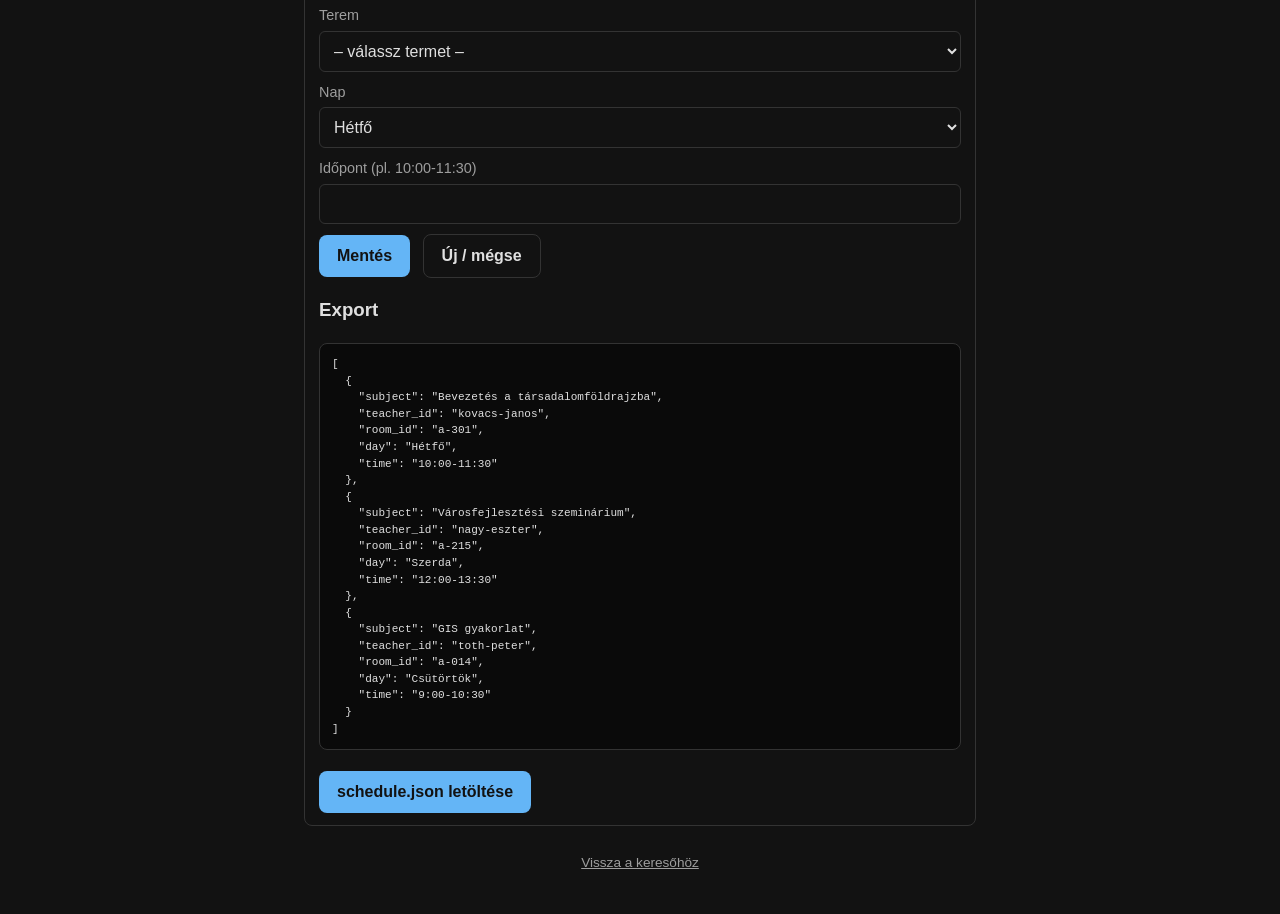
<file: kereso/admin.html>
<!DOCTYPE html>
<html lang="hu">
<head>
  <meta charset="UTF-8">
  <meta name="viewport" content="width=device-width, initial-scale=1.0">
  <title>Adatszerkesztő – Terem- és tanárkereső</title>
  <link rel="stylesheet" href="style.css">
</head>
<body>
  <div class="container">
    <h1>Adatszerkesztő</h1>
    <p class="hint">
      Itt szerkesztheted a termek, tanárok, épületek és órarend adatait. A szerkesztés csak a böngésződben történik –
      amikor végeztél, az egyes szekciók alján töltsd le a frissített JSON fájlt, és cseréld le vele a megfelelő fájlt
      a <code>kereso/data/</code> mappában (pl. a GitHub weboldalán szerkesztve, vagy git push-sal).
    </p>

    <!-- ÉPÜLETEK -->
    <fieldset>
      <legend>Épületek</legend>
      <div id="buildings-list"></div>
      <form id="building-form">
        <input type="hidden" id="building-edit-id">
        <label>Azonosító (kisbetűs, kötőjeles, pl. b-epulet)</label>
        <input type="text" id="building-id" required>
        <label>Név</label>
        <input type="text" id="building-name" required>
        <label>Cím</label>
        <input type="text" id="building-address">
        <label>GPS koordináták (lat, lng)</label>
        <input type="text" id="building-coords" placeholder="47.4979, 19.0402">
        <label>Legközelebbi tömegközlekedés</label>
        <input type="text" id="building-transit">
        <label>Parkolás</label>
        <input type="text" id="building-parking">
        <label>Megjegyzés</label>
        <textarea id="building-notes"></textarea>
        <label>Bejáratok (soronként: Név | Leírás | akadálymentes: igen/nem | automata ajtó: igen/nem | nyitvatartás)</label>
        <textarea id="building-entrances" placeholder="Főbejárat | A portánál | igen | igen | 6:00-22:00"></textarea>
        <button type="submit">Mentés</button>
        <button type="button" class="secondary" onclick="resetForm('building')">Új / mégse</button>
      </form>
      <h3>Export</h3>
      <pre class="json-output" id="buildings-json"></pre>
      <button type="button" onclick="downloadJson('buildings')">buildings.json letöltése</button>
    </fieldset>

    <!-- TERMEK -->
    <fieldset>
      <legend>Termek</legend>
      <div id="rooms-list"></div>
      <form id="room-form">
        <input type="hidden" id="room-edit-id">
        <label>Azonosító (pl. a-301)</label>
        <input type="text" id="room-id" required>
        <label>Kód (pl. A-301)</label>
        <input type="text" id="room-code" required>
        <label>Név</label>
        <input type="text" id="room-name" required>
        <label>Épület</label>
        <select id="room-building"></select>
        <label>Emelet</label>
        <input type="number" id="room-floor">
        <label>Típus (előadó, szeminárium, labor, stb.)</label>
        <input type="text" id="room-type">
        <label>Férőhely</label>
        <input type="number" id="room-capacity">
        <label>Felszereltség (vesszővel elválasztva)</label>
        <input type="text" id="room-equipment" placeholder="projektor, tábla, klíma">

        <label>Akadálymentesítés</label>
        <div class="checkbox-row"><input type="checkbox" id="room-wheelchair"><span>Kerekesszékkel megközelíthető</span></div>
        <div class="checkbox-row"><input type="checkbox" id="room-elevator"><span>Lift az útvonalon</span></div>
        <div class="checkbox-row"><input type="checkbox" id="room-ramp"><span>Rámpa</span></div>
        <div class="checkbox-row"><input type="checkbox" id="room-toilet"><span>Akadálymentes mosdó közelben</span></div>
        <div class="checkbox-row"><input type="checkbox" id="room-braille"><span>Braille-jelzés</span></div>
        <div class="checkbox-row"><input type="checkbox" id="room-induction"><span>Indukciós hurok</span></div>

        <label>Útvonal a bejárattól (soronként egy lépés)</label>
        <textarea id="room-route" placeholder="Lépj be a főbejáraton.&#10;Fordulj jobbra a lifthez.&#10;Menj a 3. emeletre."></textarea>
        <label>Tájékozódási pontok (vesszővel elválasztva)</label>
        <input type="text" id="room-landmarks" placeholder="Porta, Büfé, Lift A">
        <label>Fotó URL (opcionális, pl. images/a301.jpg)</label>
        <input type="text" id="room-photo">

        <button type="submit">Mentés</button>
        <button type="button" class="secondary" onclick="resetForm('room')">Új / mégse</button>
      </form>
      <h3>Export</h3>
      <pre class="json-output" id="rooms-json"></pre>
      <button type="button" onclick="downloadJson('rooms')">rooms.json letöltése</button>
    </fieldset>

    <!-- TANÁROK -->
    <fieldset>
      <legend>Tanárok</legend>
      <div id="teachers-list"></div>
      <form id="teacher-form">
        <input type="hidden" id="teacher-edit-id">
        <label>Azonosító (pl. kovacs-janos)</label>
        <input type="text" id="teacher-id" required>
        <label>Név</label>
        <input type="text" id="teacher-name" required>
        <label>Tanszék</label>
        <input type="text" id="teacher-department">
        <label>E-mail</label>
        <input type="text" id="teacher-email">
        <label>Iroda (terem)</label>
        <select id="teacher-office"></select>
        <label>Fogadóóra (soronként: Nap, Idő)</label>
        <textarea id="teacher-hours" placeholder="Kedd, 10:00-12:00"></textarea>
        <button type="submit">Mentés</button>
        <button type="button" class="secondary" onclick="resetForm('teacher')">Új / mégse</button>
      </form>
      <h3>Export</h3>
      <pre class="json-output" id="teachers-json"></pre>
      <button type="button" onclick="downloadJson('teachers')">teachers.json letöltése</button>
    </fieldset>

    <!-- ÓRAREND -->
    <fieldset>
      <legend>Órarend</legend>
      <div id="schedule-list"></div>
      <form id="schedule-form">
        <input type="hidden" id="schedule-edit-id">
        <label>Tárgy</label>
        <input type="text" id="schedule-subject" required>
        <label>Tanár</label>
        <select id="schedule-teacher"></select>
        <label>Terem</label>
        <select id="schedule-room"></select>
        <label>Nap</label>
        <select id="schedule-day">
          <option>Hétfő</option><option>Kedd</option><option>Szerda</option>
          <option>Csütörtök</option><option>Péntek</option><option>Szombat</option><option>Vasárnap</option>
        </select>
        <label>Időpont (pl. 10:00-11:30)</label>
        <input type="text" id="schedule-time" required>
        <button type="submit">Mentés</button>
        <button type="button" class="secondary" onclick="resetForm('schedule')">Új / mégse</button>
      </form>
      <h3>Export</h3>
      <pre class="json-output" id="schedule-json"></pre>
      <button type="button" onclick="downloadJson('schedule')">schedule.json letöltése</button>
    </fieldset>

    <div class="footer-link"><a href="index.html">Vissza a keresőhöz</a></div>
  </div>

  <script src="admin.js"></script>
</body>
</html>
</file>
<file: kereso/style.css>
:root {
  --bg: #121212;
  --card: #1e1e1e;
  --border: #333;
  --text: #e0e0e0;
  --muted: #9e9e9e;
  --accent: #64b5f6;
  --accent-2: #81c784;
  --danger: #e57373;
}

* { box-sizing: border-box; }

body {
  margin: 0;
  font-family: 'Segoe UI', Tahoma, Geneva, Verdana, sans-serif;
  background: var(--bg);
  color: var(--text);
  line-height: 1.5;
}

.container {
  max-width: 700px;
  margin: 0 auto;
  padding: 12px 12px 40px;
}

h1 {
  color: var(--accent);
  text-align: center;
  font-size: 1.4em;
  margin: 12px 0 16px;
}

/* Sticky search header */
.search-bar {
  position: sticky;
  top: 0;
  background: var(--bg);
  padding: 8px 0 12px;
  z-index: 10;
}

.tabs {
  display: flex;
  gap: 8px;
  margin-bottom: 10px;
}

.tab-btn {
  flex: 1;
  padding: 12px;
  border-radius: 8px;
  border: 1px solid var(--border);
  background: var(--card);
  color: var(--text);
  font-size: 1em;
  cursor: pointer;
}

.tab-btn.active {
  border-color: var(--accent);
  color: var(--accent);
  font-weight: bold;
}

.search-input {
  width: 100%;
  padding: 14px;
  font-size: 1.05em;
  border-radius: 8px;
  border: 1px solid var(--border);
  background: var(--card);
  color: var(--text);
}

.search-input:focus {
  outline: none;
  border-color: var(--accent);
}

.results { margin-top: 12px; }

.card {
  background: var(--card);
  border: 1px solid var(--border);
  border-radius: 10px;
  padding: 14px 16px;
  margin-bottom: 12px;
}

.card h2 {
  margin: 0 0 4px;
  font-size: 1.15em;
  color: #fff;
}

.card .subtitle {
  color: var(--muted);
  font-size: 0.9em;
  margin-bottom: 8px;
}

.badges {
  display: flex;
  flex-wrap: wrap;
  gap: 6px;
  margin: 8px 0;
}

.badge {
  font-size: 0.8em;
  padding: 3px 8px;
  border-radius: 12px;
  border: 1px solid var(--border);
  color: var(--muted);
}

.badge.ok { border-color: var(--accent-2); color: var(--accent-2); }
.badge.no { border-color: var(--danger); color: var(--danger); }

.route-toggle {
  display: inline-block;
  margin-top: 6px;
  color: var(--accent);
  cursor: pointer;
  font-size: 0.95em;
  -webkit-tap-highlight-color: transparent;
}

.route {
  display: none;
  margin-top: 10px;
  padding-left: 14px;
  border-left: 3px solid var(--accent);
}

.route.open { display: block; }

.route ol { margin: 0; padding-left: 18px; }
.route li { margin-bottom: 6px; font-size: 0.95em; }

.landmarks {
  margin-top: 8px;
  font-size: 0.85em;
  color: var(--muted);
}

.empty-state {
  text-align: center;
  color: var(--muted);
  margin-top: 30px;
  font-style: italic;
}

.footer-link {
  text-align: center;
  margin-top: 24px;
}

.footer-link a { color: var(--muted); font-size: 0.85em; }

/* Admin form styles */
fieldset {
  border: 1px solid var(--border);
  border-radius: 8px;
  margin-bottom: 18px;
  padding: 12px 14px;
}

legend { color: var(--accent); padding: 0 6px; }

label {
  display: block;
  margin-top: 10px;
  margin-bottom: 4px;
  font-size: 0.9em;
  color: var(--muted);
}

input[type="text"],
input[type="number"],
textarea,
select {
  width: 100%;
  padding: 10px;
  border-radius: 6px;
  border: 1px solid var(--border);
  background: var(--bg);
  color: var(--text);
  font-size: 1em;
}

textarea { min-height: 90px; resize: vertical; }

.checkbox-row {
  display: flex;
  align-items: center;
  gap: 8px;
  margin-top: 8px;
}

.checkbox-row input { width: auto; }

button {
  padding: 12px 18px;
  border-radius: 8px;
  border: none;
  background: var(--accent);
  color: #121212;
  font-weight: bold;
  font-size: 1em;
  cursor: pointer;
  margin-top: 10px;
  margin-right: 8px;
}

button.secondary {
  background: transparent;
  border: 1px solid var(--border);
  color: var(--text);
}

pre.json-output {
  background: #0a0a0a;
  border: 1px solid var(--border);
  border-radius: 8px;
  padding: 12px;
  overflow-x: auto;
  font-size: 0.85em;
  white-space: pre-wrap;
  word-break: break-word;
}

.hint {
  font-size: 0.85em;
  color: var(--muted);
  margin-bottom: 16px;
}
</file>
